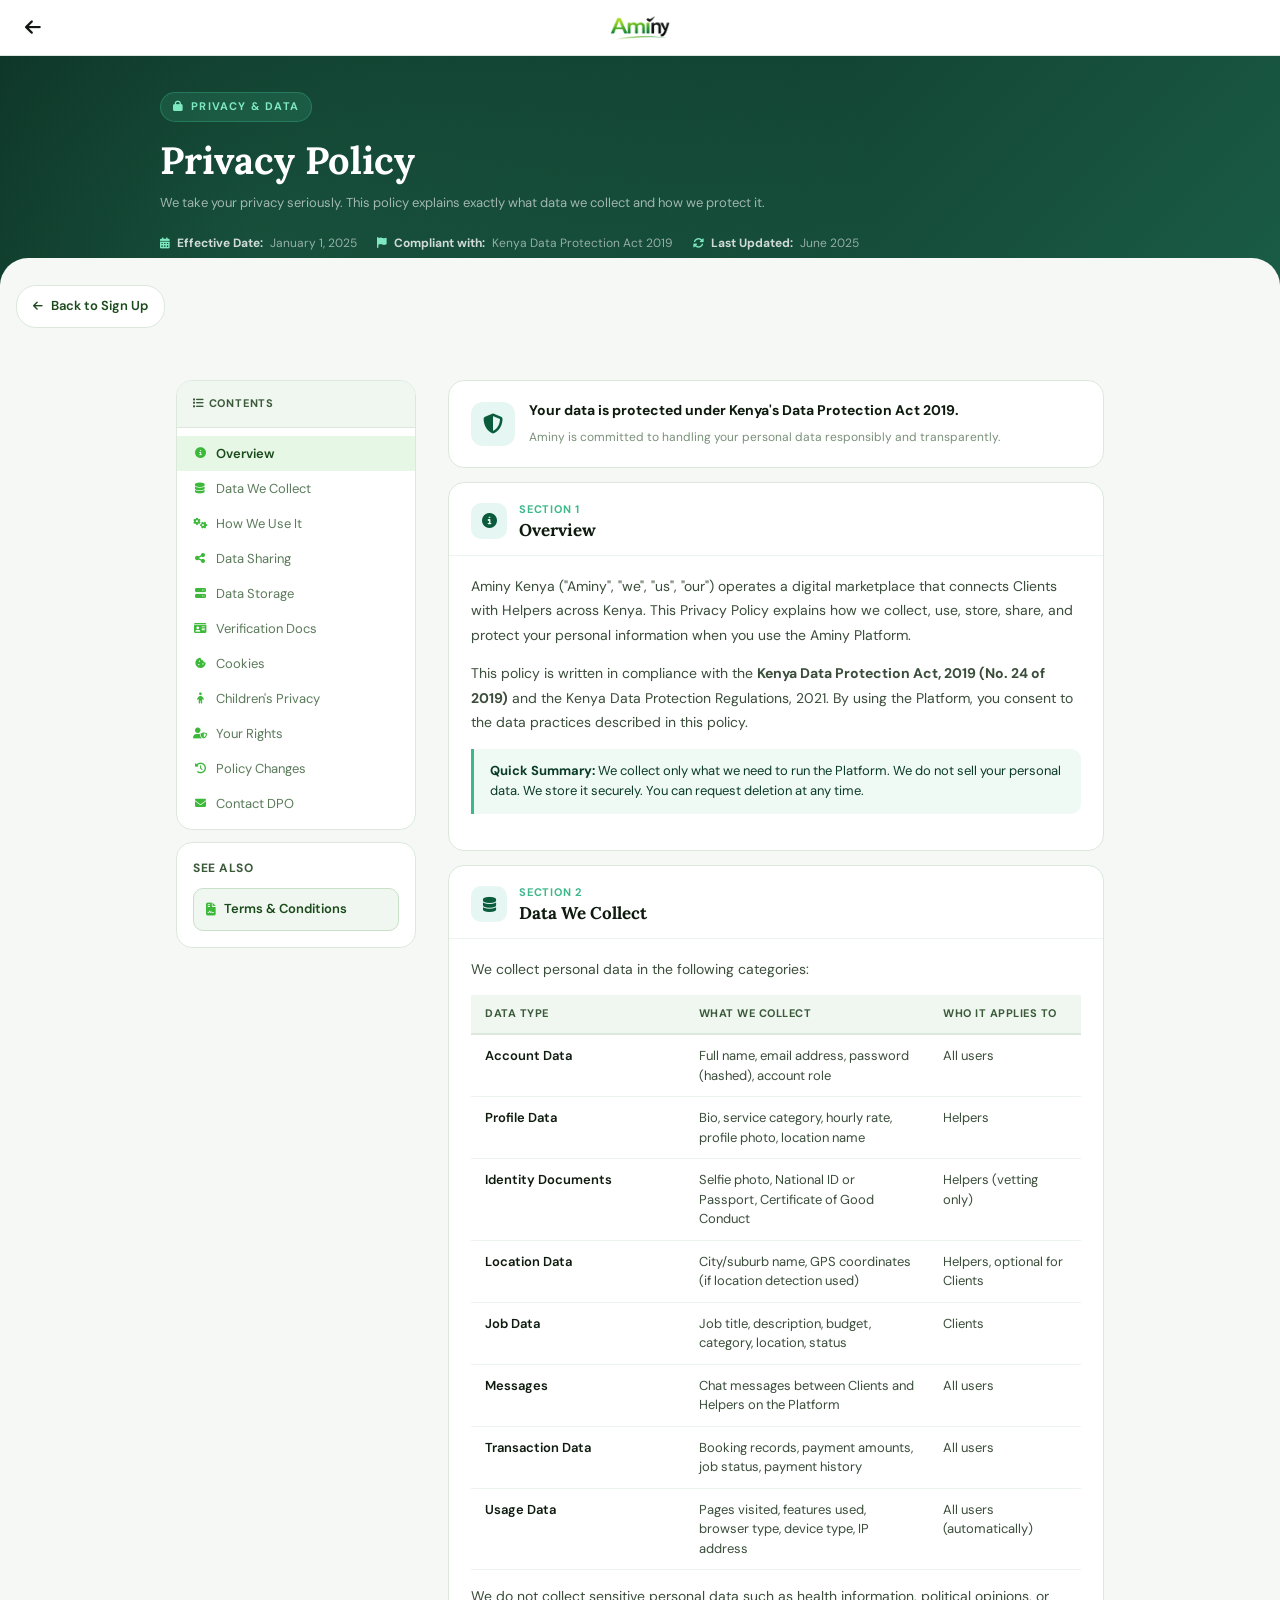
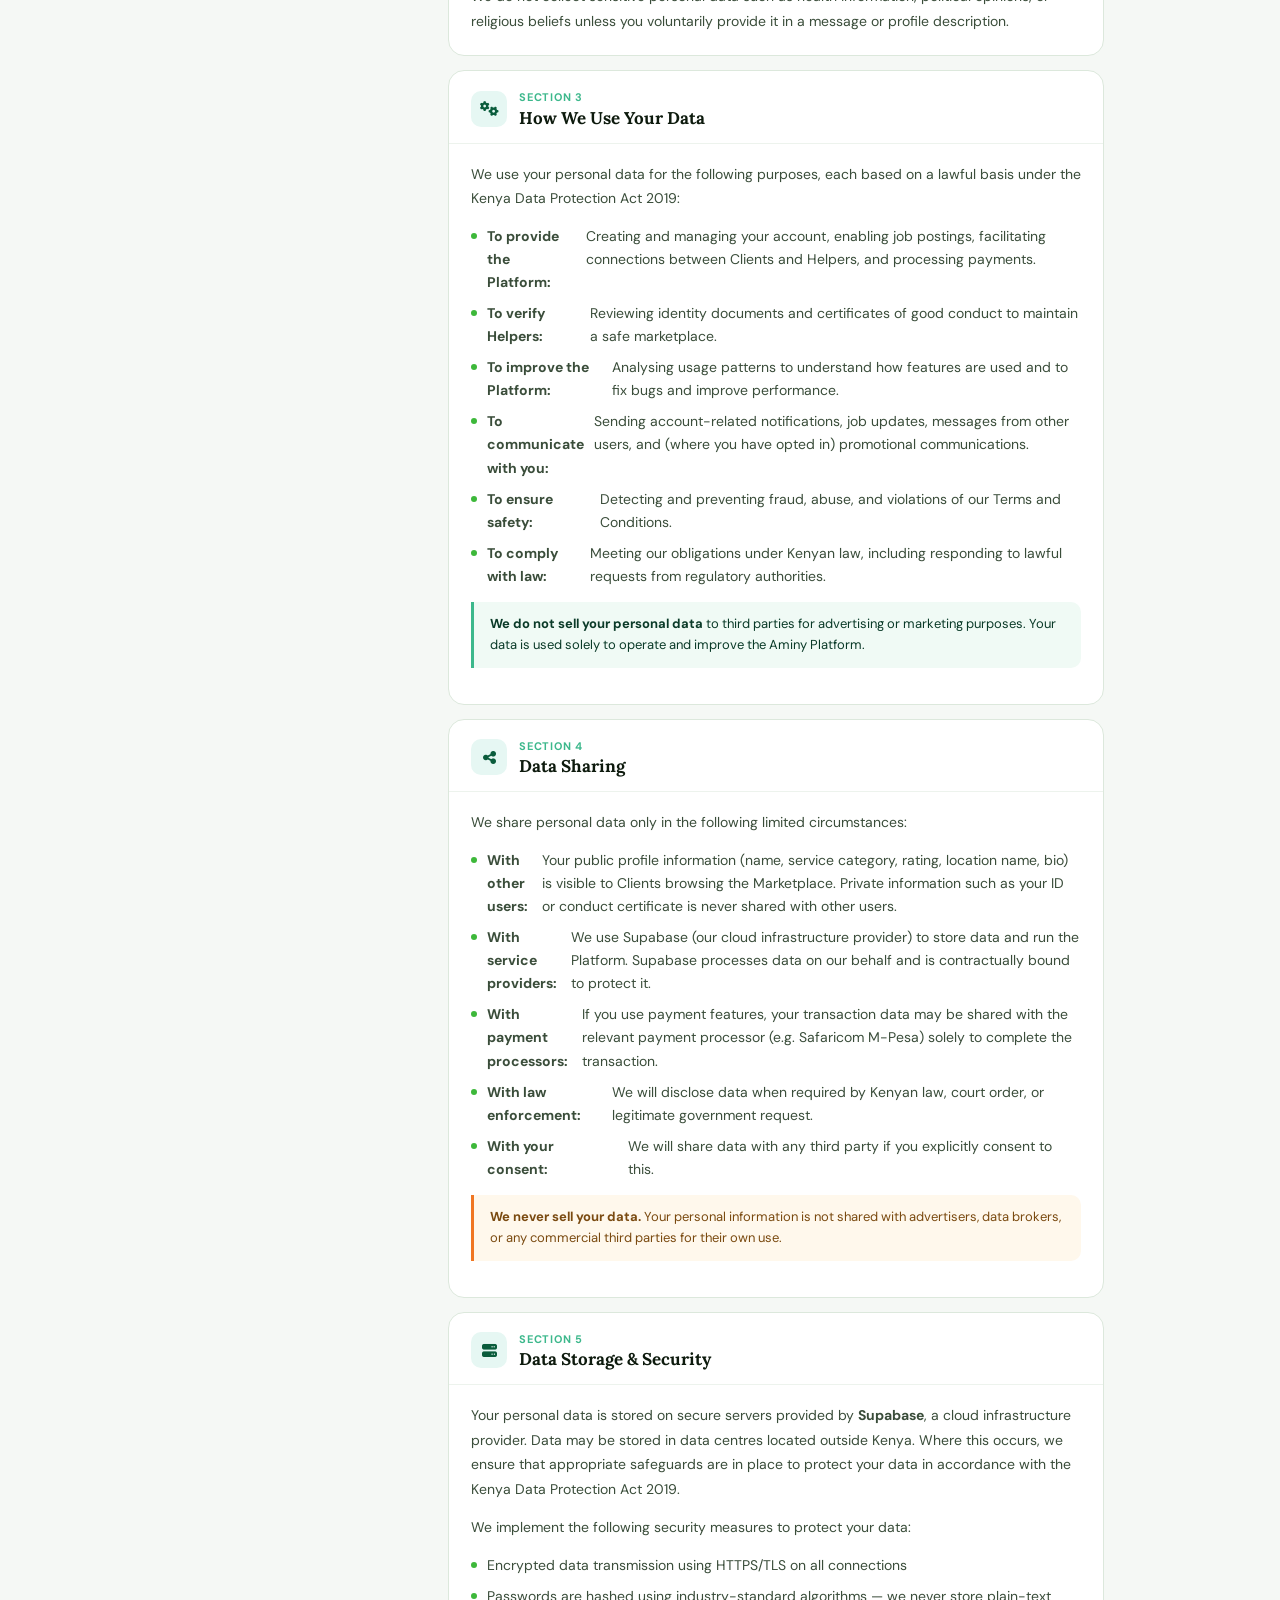
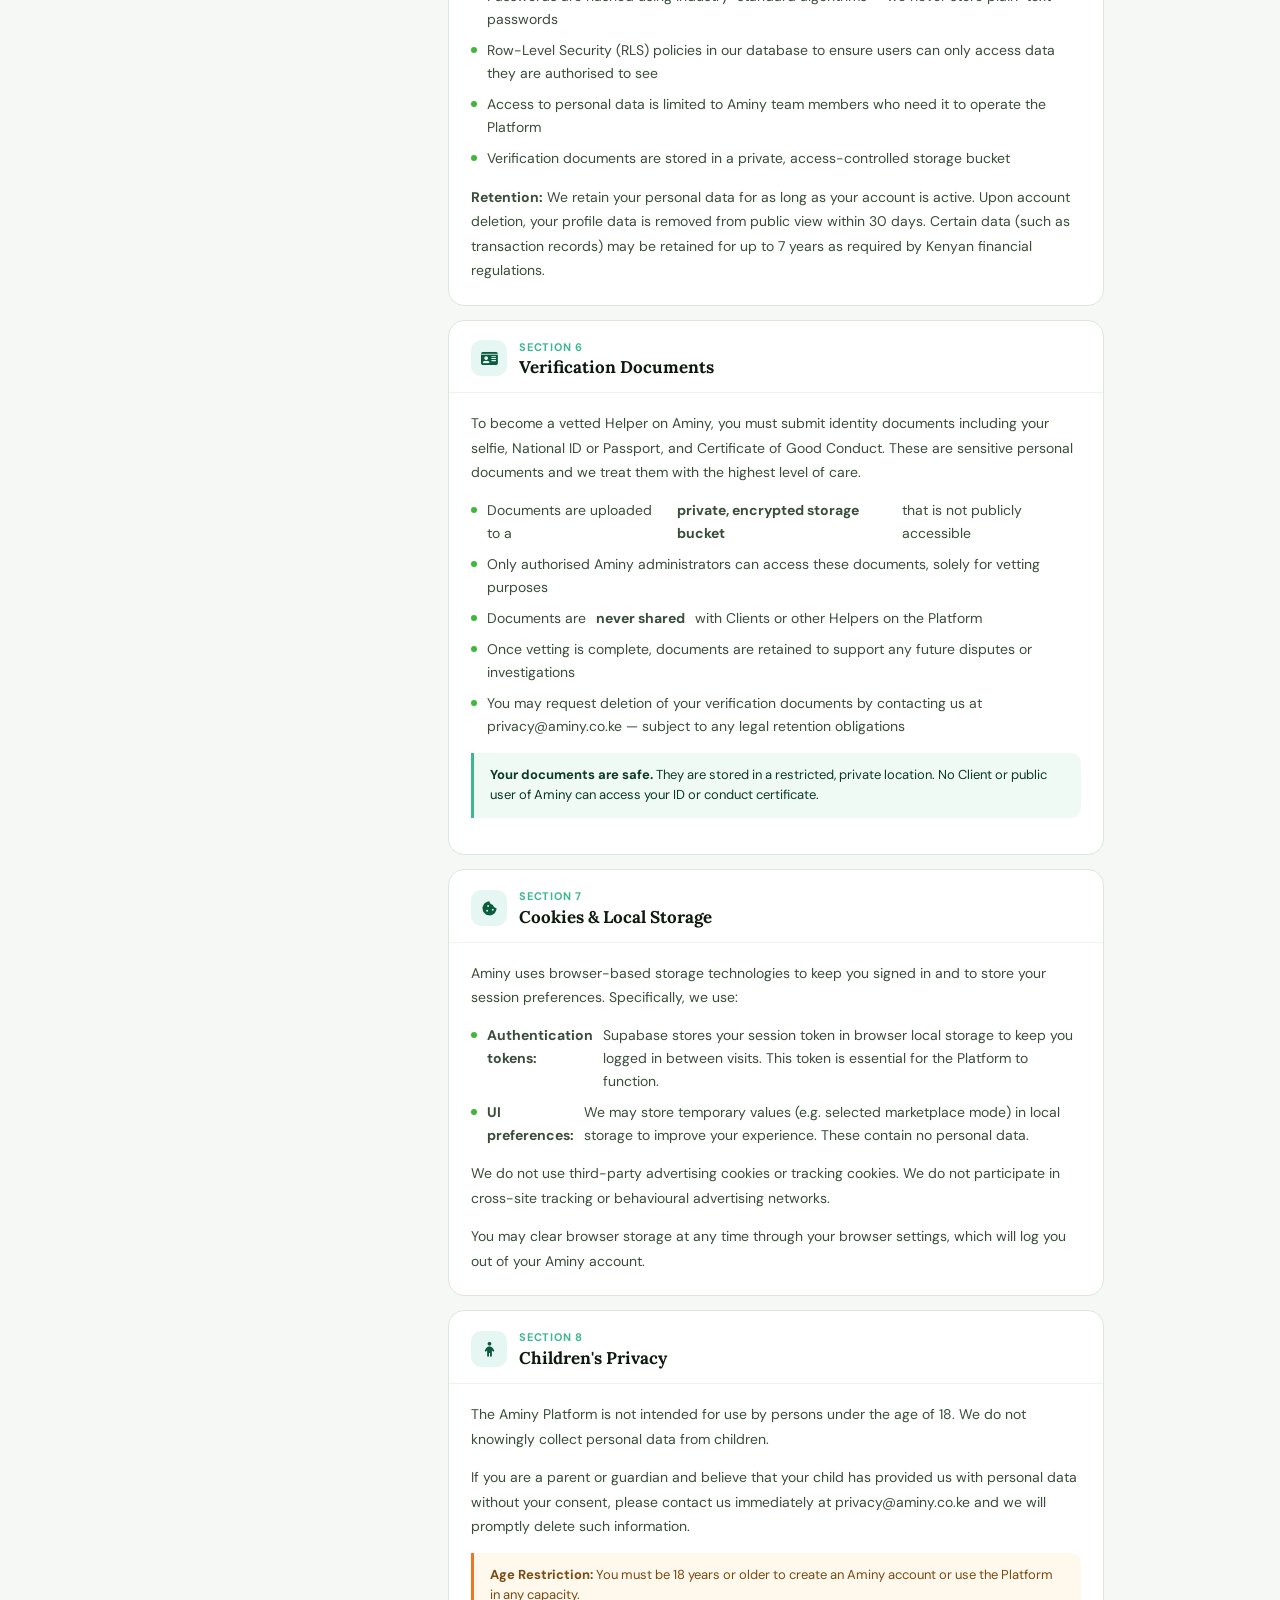
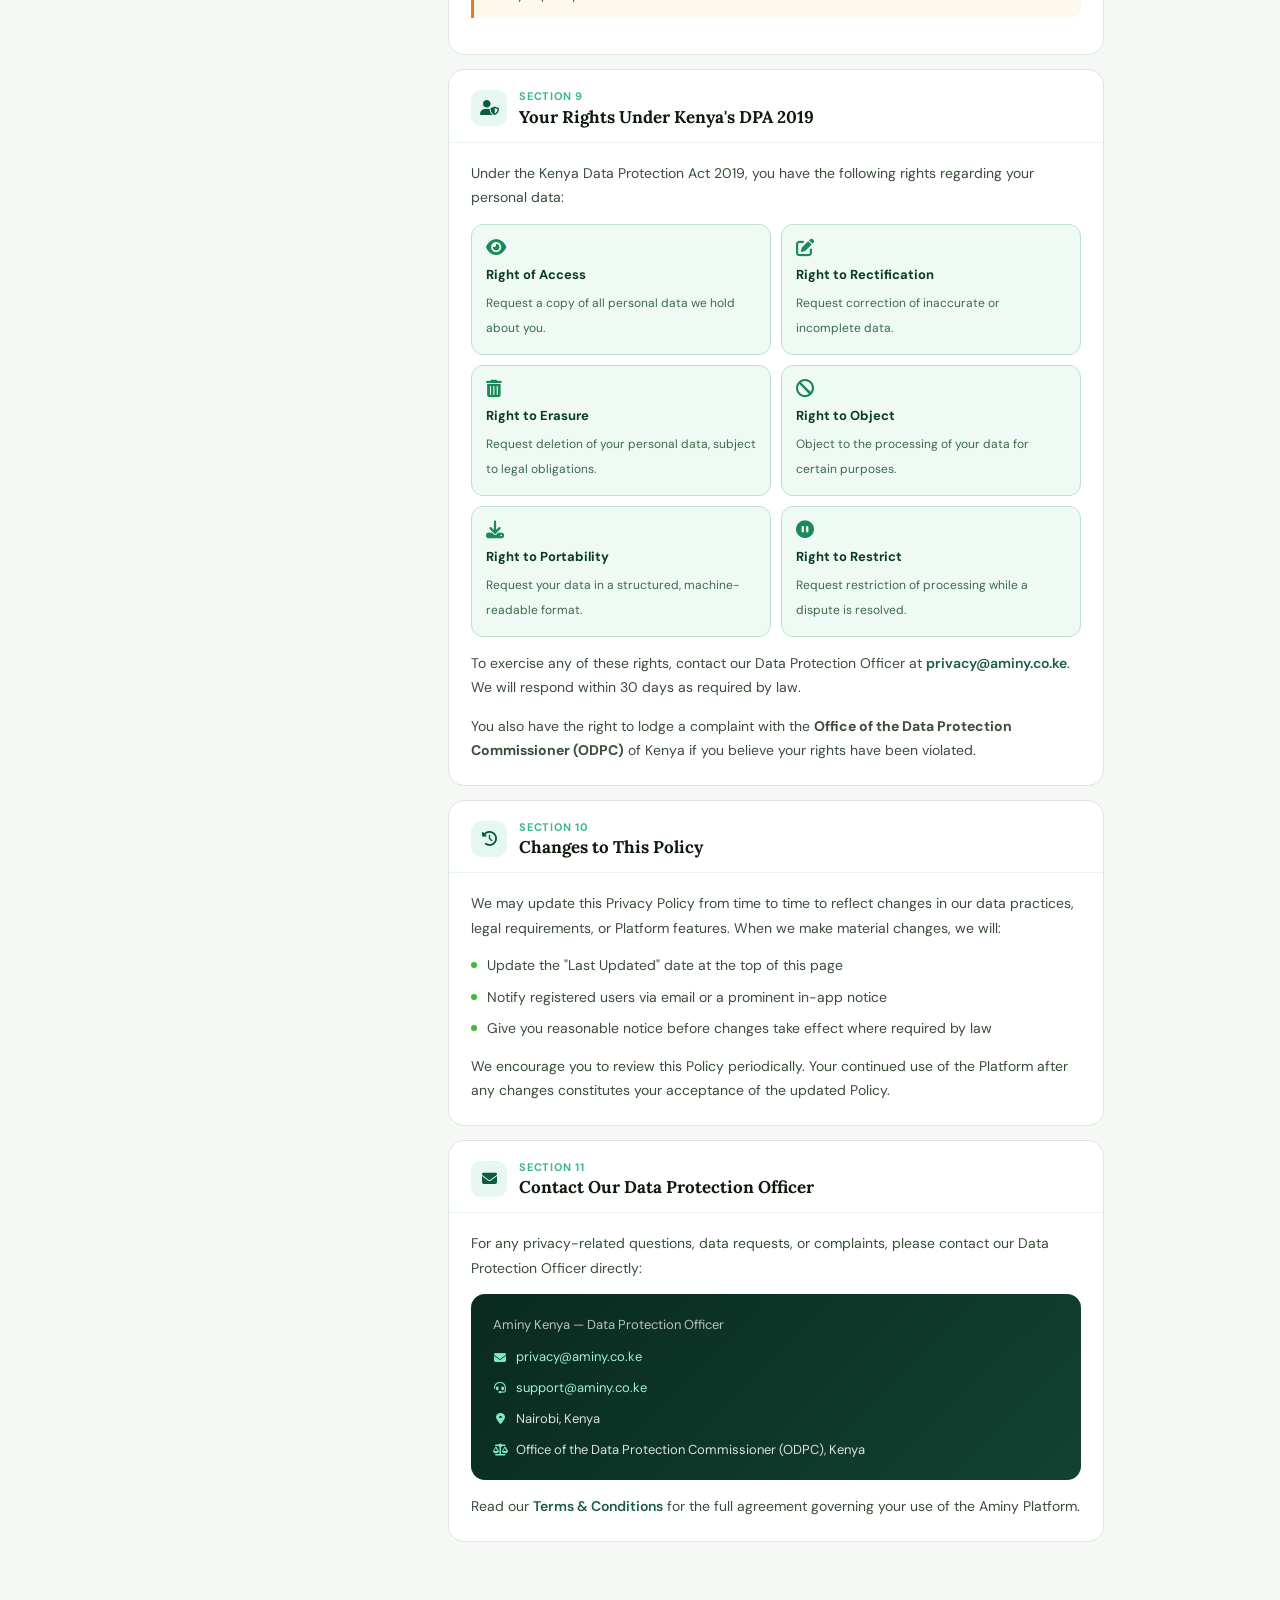
<file: privacy.html>
<!DOCTYPE html>
<html lang="en">
<head>
  <meta charset="UTF-8">
  <meta name="viewport" content="width=device-width, initial-scale=1.0">
  <title>Privacy Policy — Aminy</title>
  <link rel="stylesheet" href="style.css">
  <link rel="stylesheet" href="https://cdnjs.cloudflare.com/ajax/libs/font-awesome/6.4.0/css/all.min.css">
  <link href="https://fonts.googleapis.com/css2?family=Lora:ital,wght@0,400;0,600;0,700;1,400&family=DM+Sans:wght@300;400;500;600&display=swap" rel="stylesheet">

  <style>
    :root {
      --legal-sidebar-w: 240px;
      --legal-max: 720px;
    }

    body {
      background: #f5f8f5;
      padding-bottom: calc(var(--bottom-nav-h, 68px) + 16px);
    }

    /* ── HERO (distinct teal-green shade for privacy) ── */
    .legal-hero {
      background: linear-gradient(135deg, #0a2a1f 0%, #124232 50%, #1a5c46 100%);
      padding: 36px 24px 32px;
      position: relative;
      overflow: hidden;
    }
    .legal-hero::after {
      content: '';
      position: absolute;
      bottom: -1px; left: 0; right: 0;
      height: 28px;
      background: #f5f8f5;
      border-radius: 28px 28px 0 0;
    }
    .legal-hero::before {
      content: '';
      position: absolute; inset: 0;
      background-image: radial-gradient(circle at 20% 80%, rgba(61,184,140,0.18) 0%, transparent 60%);
    }
    .legal-hero-inner {
      max-width: 960px;
      margin: 0 auto;
      position: relative;
    }
    .legal-badge {
      display: inline-flex; align-items: center; gap: 7px;
      background: rgba(61,184,140,0.18);
      border: 1px solid rgba(61,184,140,0.35);
      color: #7ee8c0; font-size: 11px; font-weight: 700;
      letter-spacing: 1.2px; text-transform: uppercase;
      padding: 5px 12px; border-radius: 20px; margin-bottom: 16px;
    }
    .legal-hero h1 {
      font-family: 'Lora', Georgia, serif;
      font-size: clamp(26px, 5vw, 38px);
      font-weight: 700; color: #fff; line-height: 1.2;
      margin-bottom: 10px;
    }
    .legal-hero p {
      font-size: 13px;
      color: rgba(255,255,255,0.6);
      line-height: 1.6;
    }
    .legal-meta {
      display: flex; flex-wrap: wrap; gap: 20px; margin-top: 20px;
    }
    .legal-meta-item {
      display: flex; align-items: center; gap: 7px;
      font-size: 12px; color: rgba(255,255,255,0.55);
    }
    .legal-meta-item i { color: #7ee8c0; font-size: 11px; }
    .legal-meta-item strong { color: rgba(255,255,255,0.8); }

    /* ── LAYOUT ── */
    .legal-layout {
      max-width: 960px;
      margin: 0 auto;
      padding: 32px 16px 0;
      display: flex;
      gap: 32px;
      align-items: flex-start;
    }

    /* ── SIDEBAR ── */
    .legal-sidebar {
      width: var(--legal-sidebar-w);
      flex-shrink: 0;
      position: sticky;
      top: calc(var(--header-h, 60px) + 12px);
      display: none;
    }
    @media (min-width: 800px) {
      .legal-sidebar { display: block; }
    }
    .sidebar-card {
      background: white;
      border-radius: 16px;
      border: 1.5px solid #dce8dc;
      overflow: hidden;
    }
    .sidebar-head {
      padding: 14px 16px;
      background: #f0f7f0;
      border-bottom: 1px solid #dce8dc;
      font-size: 11px; font-weight: 700;
      text-transform: uppercase; letter-spacing: 0.8px;
      color: #3a5a3a;
    }
    .sidebar-nav { padding: 8px 0; }
    .sidebar-link {
      display: flex; align-items: center; gap: 9px;
      padding: 9px 16px; font-size: 13px;
      color: #5a7a5a; text-decoration: none;
      transition: background 0.15s, color 0.15s;
      cursor: pointer; border: none; background: none;
      text-align: left; width: 100%;
    }
    .sidebar-link i { font-size: 11px; color: #3db83a; width: 14px; text-align: center; flex-shrink: 0; }
    .sidebar-link:hover { background: #f0f7f0; color: #1a4a1a; }
    .sidebar-link.active { background: #e6f7e6; color: #1a4a1a; font-weight: 600; }

    .sidebar-sister {
      margin-top: 12px;
      background: white;
      border-radius: 16px;
      border: 1.5px solid #dce8dc;
      padding: 16px;
    }
    .sister-title { font-size: 12px; font-weight: 700; color: #3a5a3a; margin-bottom: 10px; text-transform: uppercase; letter-spacing: 0.5px; }
    .sister-link {
      display: flex; align-items: center; gap: 8px;
      padding: 10px 12px; border-radius: 10px;
      background: #f0f7f0; border: 1px solid #c8e0c8;
      color: #1a4a1a; font-size: 13px; font-weight: 600;
      text-decoration: none; transition: background 0.15s;
    }
    .sister-link:hover { background: #e6f7e6; }
    .sister-link i { color: #3db83a; }

    /* ── DATA TABLE ── */
    .data-table { width: 100%; border-collapse: collapse; margin: 14px 0; font-size: 13px; }
    .data-table th {
      text-align: left; padding: 10px 14px;
      background: #f0f7f0; font-size: 11px; font-weight: 700;
      text-transform: uppercase; letter-spacing: 0.5px; color: #3a5a3a;
      border-bottom: 2px solid #dce8dc;
    }
    .data-table td {
      padding: 11px 14px; color: #3a4d3a;
      border-bottom: 1px solid #edf3ed;
      vertical-align: top; line-height: 1.5;
    }
    .data-table tr:hover td { background: #f8fbf8; }
    .data-table td:first-child { font-weight: 600; color: #0d1a0d; width: 35%; }

    /* ── ARTICLE ── */
    .legal-article {
      flex: 1;
      min-width: 0;
      max-width: var(--legal-max);
    }

    .legal-section {
      background: white;
      border-radius: 16px;
      border: 1.5px solid #dce8dc;
      margin-bottom: 14px;
      overflow: hidden;
      scroll-margin-top: calc(var(--header-h, 60px) + 20px);
    }

    .section-header {
      padding: 18px 22px 14px;
      border-bottom: 1px solid #edf3ed;
      display: flex; align-items: center; gap: 12px;
    }
    .section-icon {
      width: 36px; height: 36px; border-radius: 10px;
      background: #e6f7f3; display: flex; align-items: center; justify-content: center;
      font-size: 15px; color: #0a5c3c; flex-shrink: 0;
    }
    .section-num {
      font-size: 11px; font-weight: 700; color: #3db88c;
      text-transform: uppercase; letter-spacing: 0.8px;
    }
    .section-title-text {
      font-family: 'Lora', Georgia, serif;
      font-size: 17px; font-weight: 700; color: #0d1a0d;
      line-height: 1.3;
    }

    .section-body {
      padding: 18px 22px 22px;
    }
    .section-body p {
      font-size: 14px; color: #3a4d3a; line-height: 1.75;
      margin-bottom: 14px;
    }
    .section-body p:last-child { margin-bottom: 0; }

    .legal-list {
      margin: 10px 0 14px 0;
      padding-left: 0;
      list-style: none;
      display: flex; flex-direction: column; gap: 8px;
    }
    .legal-list li {
      display: flex; gap: 10px; align-items: flex-start;
      font-size: 14px; color: #3a4d3a; line-height: 1.65;
    }
    .legal-list li::before {
      content: '';
      width: 6px; height: 6px; border-radius: 50%;
      background: #3db83a; margin-top: 8px; flex-shrink: 0;
    }

    .legal-highlight {
      background: #f0faf5;
      border-left: 3px solid #3db88c;
      border-radius: 0 10px 10px 0;
      padding: 12px 16px;
      margin: 14px 0;
      font-size: 13px; color: #0a3a28; line-height: 1.6;
    }
    .legal-highlight strong { font-weight: 700; }

    .legal-warn {
      background: #fff8ec;
      border-left: 3px solid #f07623;
      border-radius: 0 10px 10px 0;
      padding: 12px 16px;
      margin: 14px 0;
      font-size: 13px; color: #7a4a10; line-height: 1.6;
    }

    .rights-grid {
      display: grid; grid-template-columns: 1fr 1fr;
      gap: 10px; margin: 14px 0;
    }
    .right-card {
      background: #f0faf5; border: 1px solid #c0e0d0;
      border-radius: 12px; padding: 14px;
    }
    .right-card i { font-size: 18px; color: #1a8a5a; margin-bottom: 8px; display: block; }
    .right-card strong { font-size: 13px; font-weight: 700; color: #0a3a28; display: block; margin-bottom: 3px; }
    .right-card span { font-size: 12px; color: #3a6a4a; line-height: 1.5; }

    .contact-box {
      background: linear-gradient(135deg, #0a2a1f, #124232);
      border-radius: 14px; padding: 20px 22px; margin-top: 4px;
      display: flex; flex-direction: column; gap: 10px;
    }
    .contact-box p { color: rgba(255,255,255,0.7) !important; font-size: 13px !important; margin-bottom: 0 !important; }
    .contact-row { display: flex; align-items: center; gap: 9px; font-size: 13px; color: rgba(255,255,255,0.85); }
    .contact-row i { color: #7ee8c0; font-size: 12px; width: 14px; text-align: center; }
    .contact-row a { color: #a0f0d8; text-decoration: none; }
    .contact-row a:hover { text-decoration: underline; }

    .accept-banner {
      background: white; border-radius: 16px; border: 1.5px solid #dce8dc;
      padding: 18px 22px; margin-bottom: 14px;
      display: flex; align-items: center; gap: 14px;
    }
    .accept-icon {
      width: 44px; height: 44px; border-radius: 12px;
      background: #e6f7f3; display: flex; align-items: center; justify-content: center;
      font-size: 20px; color: #0a5c3c; flex-shrink: 0;
    }
    .accept-text strong { display: block; font-size: 14px; color: #0d1a0d; font-weight: 700; margin-bottom: 2px; }
    .accept-text span { font-size: 12px; color: #7a8f7a; }

    .back-btn {
      display: inline-flex; align-items: center; gap: 8px;
      font-size: 13px; font-weight: 600; color: #1a4a1a;
      text-decoration: none; padding: 10px 16px;
      background: white; border: 1.5px solid #dce8dc;
      border-radius: 20px; margin: 0 16px 20px;
      transition: background 0.15s;
    }
    .back-btn:hover { background: #f0f7f0; }
    .back-btn i { font-size: 11px; }

    .toc-mobile {
      background: white; border-radius: 14px; border: 1.5px solid #dce8dc;
      margin-bottom: 14px; overflow: hidden;
    }
    .toc-toggle {
      width: 100%; padding: 14px 18px;
      display: flex; align-items: center; justify-content: space-between;
      background: none; border: none; cursor: pointer;
      font-size: 14px; font-weight: 700; color: #0d1a0d;
    }
    .toc-toggle i { color: #3db83a; transition: transform 0.2s; }
    .toc-toggle.open i { transform: rotate(180deg); }
    .toc-list { display: none; padding: 0 0 8px; border-top: 1px solid #edf3ed; }
    .toc-list.open { display: block; }
    .toc-list a { display: flex; align-items: center; gap: 9px; padding: 9px 18px; font-size: 13px; color: #3a5a3a; text-decoration: none; }
    .toc-list a i { font-size: 10px; color: #3db83a; }
    .toc-list a:hover { background: #f0f7f0; }

    @media (min-width: 800px) {
      .toc-mobile { display: none; }
      .rights-grid { grid-template-columns: 1fr 1fr; }
    }
    @media (max-width: 500px) {
      .rights-grid { grid-template-columns: 1fr; }
    }
  </style>
</head>
<body>

<!-- HEADER -->
<header class="app-header">
  <button class="icon-btn" onclick="history.back()" aria-label="Back">
    <i class="fas fa-arrow-left"></i>
  </button>
  <div class="app-logo" onclick="window.location.href='index.html'" role="img" aria-label="Aminy Home">
    <img src="images/aminy-logo.png" alt="Aminy"
      onerror="this.style.display='none';this.nextElementSibling.style.display='flex'">
    <span class="app-logo-text" style="display:none">Aminy</span>
  </div>
  <div style="width:38px"></div>
</header>

<!-- HERO -->
<div class="legal-hero">
  <div class="legal-hero-inner">
    <div class="legal-badge"><i class="fas fa-lock"></i> Privacy &amp; Data</div>
    <h1>Privacy Policy</h1>
    <p>We take your privacy seriously. This policy explains exactly what data we collect and how we protect it.</p>
    <div class="legal-meta">
      <div class="legal-meta-item"><i class="fas fa-calendar-alt"></i><strong>Effective Date:</strong> January 1, 2025</div>
      <div class="legal-meta-item"><i class="fas fa-flag"></i><strong>Compliant with:</strong> Kenya Data Protection Act 2019</div>
      <div class="legal-meta-item"><i class="fas fa-sync-alt"></i><strong>Last Updated:</strong> June 2025</div>
    </div>
  </div>
</div>

<a class="back-btn" href="auth.html"><i class="fas fa-arrow-left"></i> Back to Sign Up</a>

<div class="legal-layout">

  <!-- SIDEBAR -->
  <aside class="legal-sidebar">
    <div class="sidebar-card">
      <div class="sidebar-head"><i class="fas fa-list"></i> Contents</div>
      <nav class="sidebar-nav">
        <button class="sidebar-link active" onclick="scrollTo('p1')"><i class="fas fa-info-circle"></i> Overview</button>
        <button class="sidebar-link" onclick="scrollTo('p2')"><i class="fas fa-database"></i> Data We Collect</button>
        <button class="sidebar-link" onclick="scrollTo('p3')"><i class="fas fa-cogs"></i> How We Use It</button>
        <button class="sidebar-link" onclick="scrollTo('p4')"><i class="fas fa-share-alt"></i> Data Sharing</button>
        <button class="sidebar-link" onclick="scrollTo('p5')"><i class="fas fa-server"></i> Data Storage</button>
        <button class="sidebar-link" onclick="scrollTo('p6')"><i class="fas fa-id-card"></i> Verification Docs</button>
        <button class="sidebar-link" onclick="scrollTo('p7')"><i class="fas fa-cookie-bite"></i> Cookies</button>
        <button class="sidebar-link" onclick="scrollTo('p8')"><i class="fas fa-child"></i> Children's Privacy</button>
        <button class="sidebar-link" onclick="scrollTo('p9')"><i class="fas fa-user-shield"></i> Your Rights</button>
        <button class="sidebar-link" onclick="scrollTo('p10')"><i class="fas fa-history"></i> Policy Changes</button>
        <button class="sidebar-link" onclick="scrollTo('p11')"><i class="fas fa-envelope"></i> Contact DPO</button>
      </nav>
    </div>
    <div class="sidebar-sister">
      <div class="sister-title">See also</div>
      <a class="sister-link" href="terms.html"><i class="fas fa-file-contract"></i> Terms &amp; Conditions</a>
    </div>
  </aside>

  <!-- ARTICLE -->
  <main class="legal-article">

    <!-- Mobile TOC -->
    <div class="toc-mobile">
      <button class="toc-toggle" id="toc-toggle" onclick="toggleToc()">
        <span><i class="fas fa-list" style="margin-right:8px;color:#3db83a"></i> Jump to a section</span>
        <i class="fas fa-chevron-down"></i>
      </button>
      <div class="toc-list" id="toc-list">
        <a href="#p1"><i class="fas fa-circle"></i> 1. Overview</a>
        <a href="#p2"><i class="fas fa-circle"></i> 2. Data We Collect</a>
        <a href="#p3"><i class="fas fa-circle"></i> 3. How We Use It</a>
        <a href="#p4"><i class="fas fa-circle"></i> 4. Data Sharing</a>
        <a href="#p5"><i class="fas fa-circle"></i> 5. Data Storage</a>
        <a href="#p6"><i class="fas fa-circle"></i> 6. Verification Documents</a>
        <a href="#p7"><i class="fas fa-circle"></i> 7. Cookies</a>
        <a href="#p8"><i class="fas fa-circle"></i> 8. Children's Privacy</a>
        <a href="#p9"><i class="fas fa-circle"></i> 9. Your Rights</a>
        <a href="#p10"><i class="fas fa-circle"></i> 10. Policy Changes</a>
        <a href="#p11"><i class="fas fa-circle"></i> 11. Contact DPO</a>
      </div>
    </div>

    <!-- ACCEPT NOTICE -->
    <div class="accept-banner">
      <div class="accept-icon"><i class="fas fa-shield-alt"></i></div>
      <div class="accept-text">
        <strong>Your data is protected under Kenya's Data Protection Act 2019.</strong>
        <span>Aminy is committed to handling your personal data responsibly and transparently.</span>
      </div>
    </div>

    <!-- P1: OVERVIEW -->
    <div class="legal-section" id="p1">
      <div class="section-header">
        <div class="section-icon"><i class="fas fa-info-circle"></i></div>
        <div>
          <div class="section-num">Section 1</div>
          <div class="section-title-text">Overview</div>
        </div>
      </div>
      <div class="section-body">
        <p>Aminy Kenya ("Aminy", "we", "us", "our") operates a digital marketplace that connects Clients with Helpers across Kenya. This Privacy Policy explains how we collect, use, store, share, and protect your personal information when you use the Aminy Platform.</p>
        <p>This policy is written in compliance with the <strong>Kenya Data Protection Act, 2019 (No. 24 of 2019)</strong> and the Kenya Data Protection Regulations, 2021. By using the Platform, you consent to the data practices described in this policy.</p>
        <div class="legal-highlight">
          <strong>Quick Summary:</strong> We collect only what we need to run the Platform. We do not sell your personal data. We store it securely. You can request deletion at any time.
        </div>
      </div>
    </div>

    <!-- P2: DATA WE COLLECT -->
    <div class="legal-section" id="p2">
      <div class="section-header">
        <div class="section-icon"><i class="fas fa-database"></i></div>
        <div>
          <div class="section-num">Section 2</div>
          <div class="section-title-text">Data We Collect</div>
        </div>
      </div>
      <div class="section-body">
        <p>We collect personal data in the following categories:</p>
        <table class="data-table">
          <thead>
            <tr><th>Data Type</th><th>What We Collect</th><th>Who It Applies To</th></tr>
          </thead>
          <tbody>
            <tr><td>Account Data</td><td>Full name, email address, password (hashed), account role</td><td>All users</td></tr>
            <tr><td>Profile Data</td><td>Bio, service category, hourly rate, profile photo, location name</td><td>Helpers</td></tr>
            <tr><td>Identity Documents</td><td>Selfie photo, National ID or Passport, Certificate of Good Conduct</td><td>Helpers (vetting only)</td></tr>
            <tr><td>Location Data</td><td>City/suburb name, GPS coordinates (if location detection used)</td><td>Helpers, optional for Clients</td></tr>
            <tr><td>Job Data</td><td>Job title, description, budget, category, location, status</td><td>Clients</td></tr>
            <tr><td>Messages</td><td>Chat messages between Clients and Helpers on the Platform</td><td>All users</td></tr>
            <tr><td>Transaction Data</td><td>Booking records, payment amounts, job status, payment history</td><td>All users</td></tr>
            <tr><td>Usage Data</td><td>Pages visited, features used, browser type, device type, IP address</td><td>All users (automatically)</td></tr>
          </tbody>
        </table>
        <p>We do not collect sensitive personal data such as health information, political opinions, or religious beliefs unless you voluntarily provide it in a message or profile description.</p>
      </div>
    </div>

    <!-- P3: HOW WE USE IT -->
    <div class="legal-section" id="p3">
      <div class="section-header">
        <div class="section-icon"><i class="fas fa-cogs"></i></div>
        <div>
          <div class="section-num">Section 3</div>
          <div class="section-title-text">How We Use Your Data</div>
        </div>
      </div>
      <div class="section-body">
        <p>We use your personal data for the following purposes, each based on a lawful basis under the Kenya Data Protection Act 2019:</p>
        <ul class="legal-list">
          <li><strong>To provide the Platform:</strong> Creating and managing your account, enabling job postings, facilitating connections between Clients and Helpers, and processing payments.</li>
          <li><strong>To verify Helpers:</strong> Reviewing identity documents and certificates of good conduct to maintain a safe marketplace.</li>
          <li><strong>To improve the Platform:</strong> Analysing usage patterns to understand how features are used and to fix bugs and improve performance.</li>
          <li><strong>To communicate with you:</strong> Sending account-related notifications, job updates, messages from other users, and (where you have opted in) promotional communications.</li>
          <li><strong>To ensure safety:</strong> Detecting and preventing fraud, abuse, and violations of our Terms and Conditions.</li>
          <li><strong>To comply with law:</strong> Meeting our obligations under Kenyan law, including responding to lawful requests from regulatory authorities.</li>
        </ul>
        <div class="legal-highlight">
          <strong>We do not sell your personal data</strong> to third parties for advertising or marketing purposes. Your data is used solely to operate and improve the Aminy Platform.
        </div>
      </div>
    </div>

    <!-- P4: DATA SHARING -->
    <div class="legal-section" id="p4">
      <div class="section-header">
        <div class="section-icon"><i class="fas fa-share-alt"></i></div>
        <div>
          <div class="section-num">Section 4</div>
          <div class="section-title-text">Data Sharing</div>
        </div>
      </div>
      <div class="section-body">
        <p>We share personal data only in the following limited circumstances:</p>
        <ul class="legal-list">
          <li><strong>With other users:</strong> Your public profile information (name, service category, rating, location name, bio) is visible to Clients browsing the Marketplace. Private information such as your ID or conduct certificate is never shared with other users.</li>
          <li><strong>With service providers:</strong> We use Supabase (our cloud infrastructure provider) to store data and run the Platform. Supabase processes data on our behalf and is contractually bound to protect it.</li>
          <li><strong>With payment processors:</strong> If you use payment features, your transaction data may be shared with the relevant payment processor (e.g. Safaricom M-Pesa) solely to complete the transaction.</li>
          <li><strong>With law enforcement:</strong> We will disclose data when required by Kenyan law, court order, or legitimate government request.</li>
          <li><strong>With your consent:</strong> We will share data with any third party if you explicitly consent to this.</li>
        </ul>
        <div class="legal-warn">
          <strong>We never sell your data.</strong> Your personal information is not shared with advertisers, data brokers, or any commercial third parties for their own use.
        </div>
      </div>
    </div>

    <!-- P5: STORAGE -->
    <div class="legal-section" id="p5">
      <div class="section-header">
        <div class="section-icon"><i class="fas fa-server"></i></div>
        <div>
          <div class="section-num">Section 5</div>
          <div class="section-title-text">Data Storage &amp; Security</div>
        </div>
      </div>
      <div class="section-body">
        <p>Your personal data is stored on secure servers provided by <strong>Supabase</strong>, a cloud infrastructure provider. Data may be stored in data centres located outside Kenya. Where this occurs, we ensure that appropriate safeguards are in place to protect your data in accordance with the Kenya Data Protection Act 2019.</p>
        <p>We implement the following security measures to protect your data:</p>
        <ul class="legal-list">
          <li>Encrypted data transmission using HTTPS/TLS on all connections</li>
          <li>Passwords are hashed using industry-standard algorithms — we never store plain-text passwords</li>
          <li>Row-Level Security (RLS) policies in our database to ensure users can only access data they are authorised to see</li>
          <li>Access to personal data is limited to Aminy team members who need it to operate the Platform</li>
          <li>Verification documents are stored in a private, access-controlled storage bucket</li>
        </ul>
        <p><strong>Retention:</strong> We retain your personal data for as long as your account is active. Upon account deletion, your profile data is removed from public view within 30 days. Certain data (such as transaction records) may be retained for up to 7 years as required by Kenyan financial regulations.</p>
      </div>
    </div>

    <!-- P6: VERIFICATION DOCS -->
    <div class="legal-section" id="p6">
      <div class="section-header">
        <div class="section-icon"><i class="fas fa-id-card"></i></div>
        <div>
          <div class="section-num">Section 6</div>
          <div class="section-title-text">Verification Documents</div>
        </div>
      </div>
      <div class="section-body">
        <p>To become a vetted Helper on Aminy, you must submit identity documents including your selfie, National ID or Passport, and Certificate of Good Conduct. These are sensitive personal documents and we treat them with the highest level of care.</p>
        <ul class="legal-list">
          <li>Documents are uploaded to a <strong>private, encrypted storage bucket</strong> that is not publicly accessible</li>
          <li>Only authorised Aminy administrators can access these documents, solely for vetting purposes</li>
          <li>Documents are <strong>never shared</strong> with Clients or other Helpers on the Platform</li>
          <li>Once vetting is complete, documents are retained to support any future disputes or investigations</li>
          <li>You may request deletion of your verification documents by contacting us at privacy@aminy.co.ke — subject to any legal retention obligations</li>
        </ul>
        <div class="legal-highlight">
          <strong>Your documents are safe.</strong> They are stored in a restricted, private location. No Client or public user of Aminy can access your ID or conduct certificate.
        </div>
      </div>
    </div>

    <!-- P7: COOKIES -->
    <div class="legal-section" id="p7">
      <div class="section-header">
        <div class="section-icon"><i class="fas fa-cookie-bite"></i></div>
        <div>
          <div class="section-num">Section 7</div>
          <div class="section-title-text">Cookies &amp; Local Storage</div>
        </div>
      </div>
      <div class="section-body">
        <p>Aminy uses browser-based storage technologies to keep you signed in and to store your session preferences. Specifically, we use:</p>
        <ul class="legal-list">
          <li><strong>Authentication tokens:</strong> Supabase stores your session token in browser local storage to keep you logged in between visits. This token is essential for the Platform to function.</li>
          <li><strong>UI preferences:</strong> We may store temporary values (e.g. selected marketplace mode) in local storage to improve your experience. These contain no personal data.</li>
        </ul>
        <p>We do not use third-party advertising cookies or tracking cookies. We do not participate in cross-site tracking or behavioural advertising networks.</p>
        <p>You may clear browser storage at any time through your browser settings, which will log you out of your Aminy account.</p>
      </div>
    </div>

    <!-- P8: CHILDREN -->
    <div class="legal-section" id="p8">
      <div class="section-header">
        <div class="section-icon"><i class="fas fa-child"></i></div>
        <div>
          <div class="section-num">Section 8</div>
          <div class="section-title-text">Children's Privacy</div>
        </div>
      </div>
      <div class="section-body">
        <p>The Aminy Platform is not intended for use by persons under the age of 18. We do not knowingly collect personal data from children.</p>
        <p>If you are a parent or guardian and believe that your child has provided us with personal data without your consent, please contact us immediately at privacy@aminy.co.ke and we will promptly delete such information.</p>
        <div class="legal-warn">
          <strong>Age Restriction:</strong> You must be 18 years or older to create an Aminy account or use the Platform in any capacity.
        </div>
      </div>
    </div>

    <!-- P9: YOUR RIGHTS -->
    <div class="legal-section" id="p9">
      <div class="section-header">
        <div class="section-icon"><i class="fas fa-user-shield"></i></div>
        <div>
          <div class="section-num">Section 9</div>
          <div class="section-title-text">Your Rights Under Kenya's DPA 2019</div>
        </div>
      </div>
      <div class="section-body">
        <p>Under the Kenya Data Protection Act 2019, you have the following rights regarding your personal data:</p>
        <div class="rights-grid">
          <div class="right-card">
            <i class="fas fa-eye"></i>
            <strong>Right of Access</strong>
            <span>Request a copy of all personal data we hold about you.</span>
          </div>
          <div class="right-card">
            <i class="fas fa-edit"></i>
            <strong>Right to Rectification</strong>
            <span>Request correction of inaccurate or incomplete data.</span>
          </div>
          <div class="right-card">
            <i class="fas fa-trash-alt"></i>
            <strong>Right to Erasure</strong>
            <span>Request deletion of your personal data, subject to legal obligations.</span>
          </div>
          <div class="right-card">
            <i class="fas fa-ban"></i>
            <strong>Right to Object</strong>
            <span>Object to the processing of your data for certain purposes.</span>
          </div>
          <div class="right-card">
            <i class="fas fa-download"></i>
            <strong>Right to Portability</strong>
            <span>Request your data in a structured, machine-readable format.</span>
          </div>
          <div class="right-card">
            <i class="fas fa-pause-circle"></i>
            <strong>Right to Restrict</strong>
            <span>Request restriction of processing while a dispute is resolved.</span>
          </div>
        </div>
        <p>To exercise any of these rights, contact our Data Protection Officer at <a href="mailto:privacy@aminy.co.ke" style="color:#1a5c46;font-weight:600">privacy@aminy.co.ke</a>. We will respond within 30 days as required by law.</p>
        <p>You also have the right to lodge a complaint with the <strong>Office of the Data Protection Commissioner (ODPC)</strong> of Kenya if you believe your rights have been violated.</p>
      </div>
    </div>

    <!-- P10: POLICY CHANGES -->
    <div class="legal-section" id="p10">
      <div class="section-header">
        <div class="section-icon"><i class="fas fa-history"></i></div>
        <div>
          <div class="section-num">Section 10</div>
          <div class="section-title-text">Changes to This Policy</div>
        </div>
      </div>
      <div class="section-body">
        <p>We may update this Privacy Policy from time to time to reflect changes in our data practices, legal requirements, or Platform features. When we make material changes, we will:</p>
        <ul class="legal-list">
          <li>Update the "Last Updated" date at the top of this page</li>
          <li>Notify registered users via email or a prominent in-app notice</li>
          <li>Give you reasonable notice before changes take effect where required by law</li>
        </ul>
        <p>We encourage you to review this Policy periodically. Your continued use of the Platform after any changes constitutes your acceptance of the updated Policy.</p>
      </div>
    </div>

    <!-- P11: CONTACT DPO -->
    <div class="legal-section" id="p11">
      <div class="section-header">
        <div class="section-icon"><i class="fas fa-envelope"></i></div>
        <div>
          <div class="section-num">Section 11</div>
          <div class="section-title-text">Contact Our Data Protection Officer</div>
        </div>
      </div>
      <div class="section-body">
        <p>For any privacy-related questions, data requests, or complaints, please contact our Data Protection Officer directly:</p>
        <div class="contact-box">
          <p>Aminy Kenya — Data Protection Officer</p>
          <div class="contact-row"><i class="fas fa-envelope"></i><a href="mailto:privacy@aminy.co.ke">privacy@aminy.co.ke</a></div>
          <div class="contact-row"><i class="fas fa-headset"></i><a href="mailto:support@aminy.co.ke">support@aminy.co.ke</a></div>
          <div class="contact-row"><i class="fas fa-map-marker-alt"></i><span>Nairobi, Kenya</span></div>
          <div class="contact-row"><i class="fas fa-balance-scale"></i><span>Office of the Data Protection Commissioner (ODPC), Kenya</span></div>
        </div>
        <p style="margin-top:14px">Read our <a href="terms.html" style="color:#1a5c46;font-weight:600">Terms &amp; Conditions</a> for the full agreement governing your use of the Aminy Platform.</p>
      </div>
    </div>

  </main>
</div>

<!-- BOTTOM NAV -->
<nav class="bottom-nav">
  <button class="nav-item" onclick="window.location.href='index.html'"><i class="fas fa-home"></i><span>Home</span></button>
  <button class="nav-item" onclick="window.location.href='market.html'"><i class="fas fa-store"></i><span>Market</span></button>
  <button class="nav-item" onclick="window.location.href='dashboard.html'"><i class="fas fa-comments"></i><span>Chat</span></button>
  <button class="nav-item" onclick="window.location.href='dashboard.html'"><i class="fas fa-th-large"></i><span>Dashboard</span></button>
</nav>

<script>
  function scrollTo(id) {
    const el = document.getElementById(id);
    if (el) el.scrollIntoView({ behavior: 'smooth', block: 'start' });
  }
  function toggleToc() {
    const btn = document.getElementById('toc-toggle');
    const list = document.getElementById('toc-list');
    btn.classList.toggle('open');
    list.classList.toggle('open');
  }
  document.querySelectorAll('.toc-list a').forEach(a => {
    a.addEventListener('click', () => {
      document.getElementById('toc-toggle').classList.remove('open');
      document.getElementById('toc-list').classList.remove('open');
    });
  });
</script>

</body>
</html>
</file>
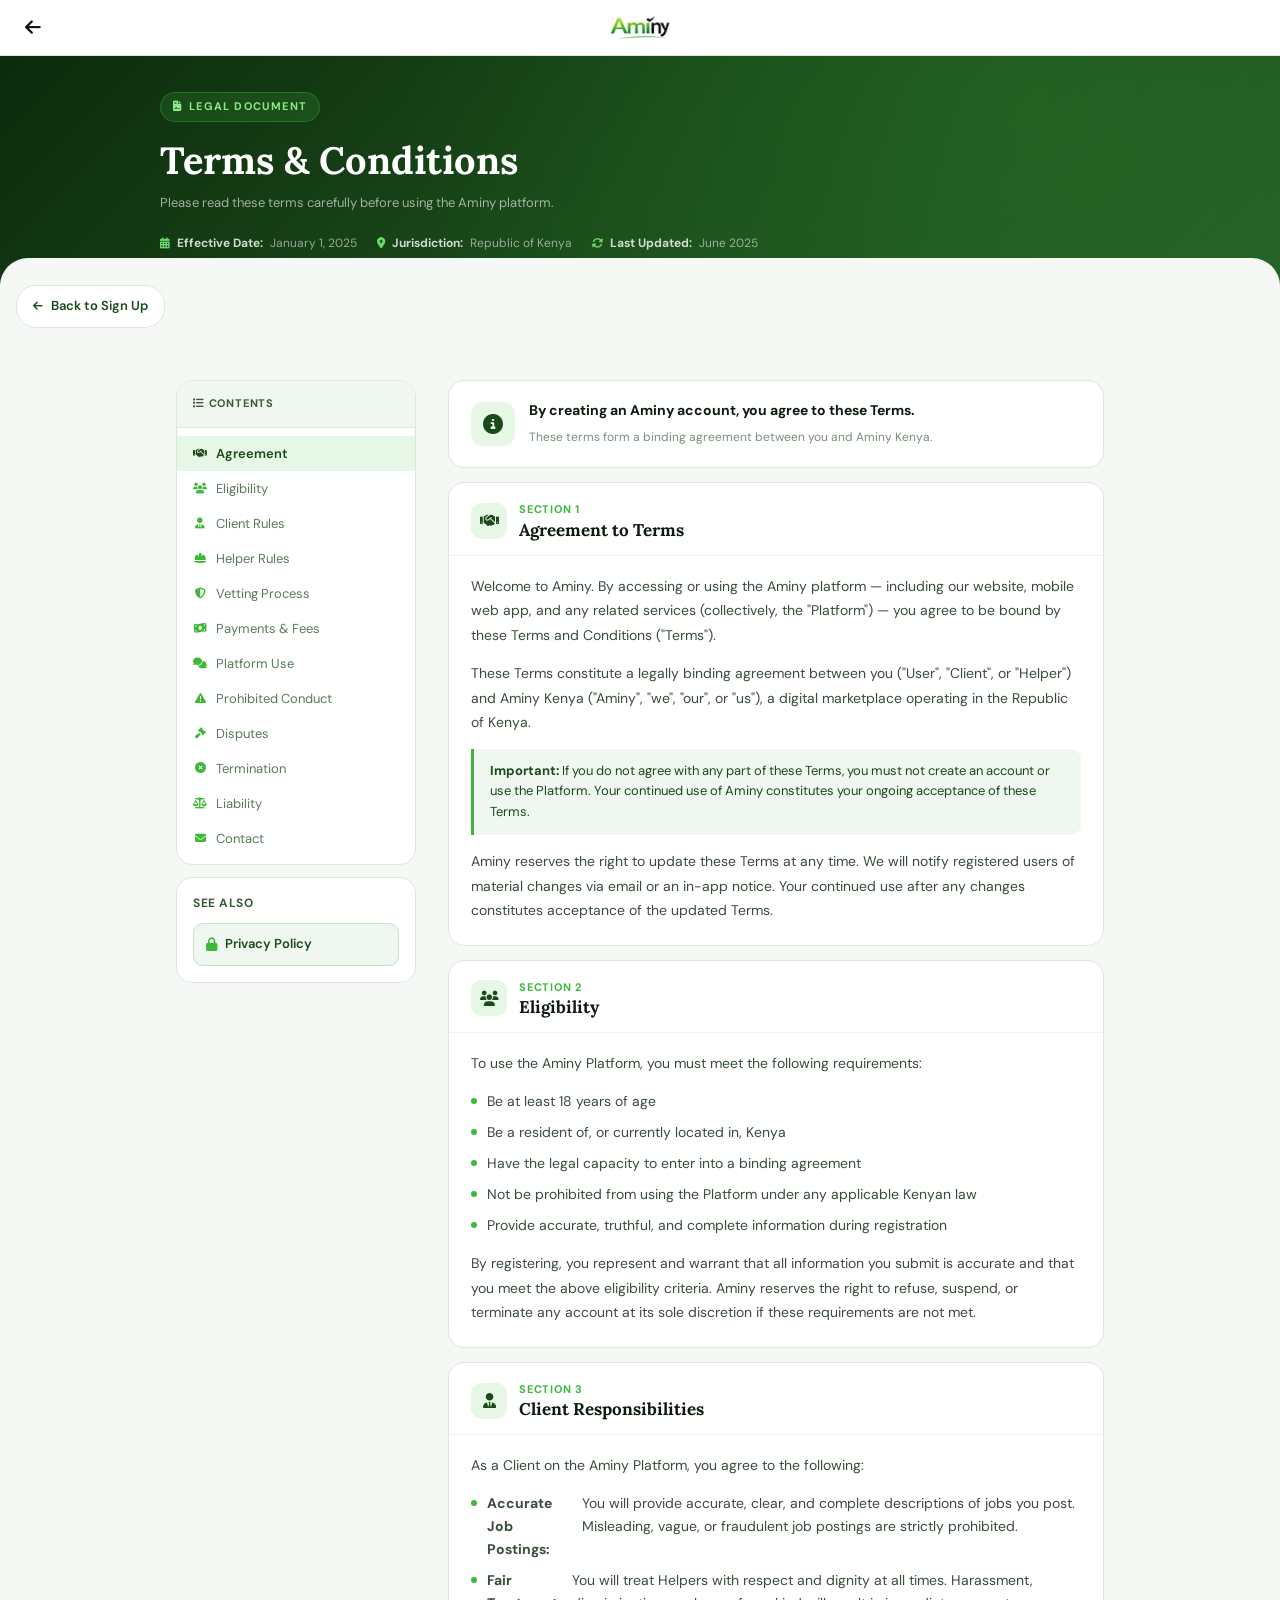
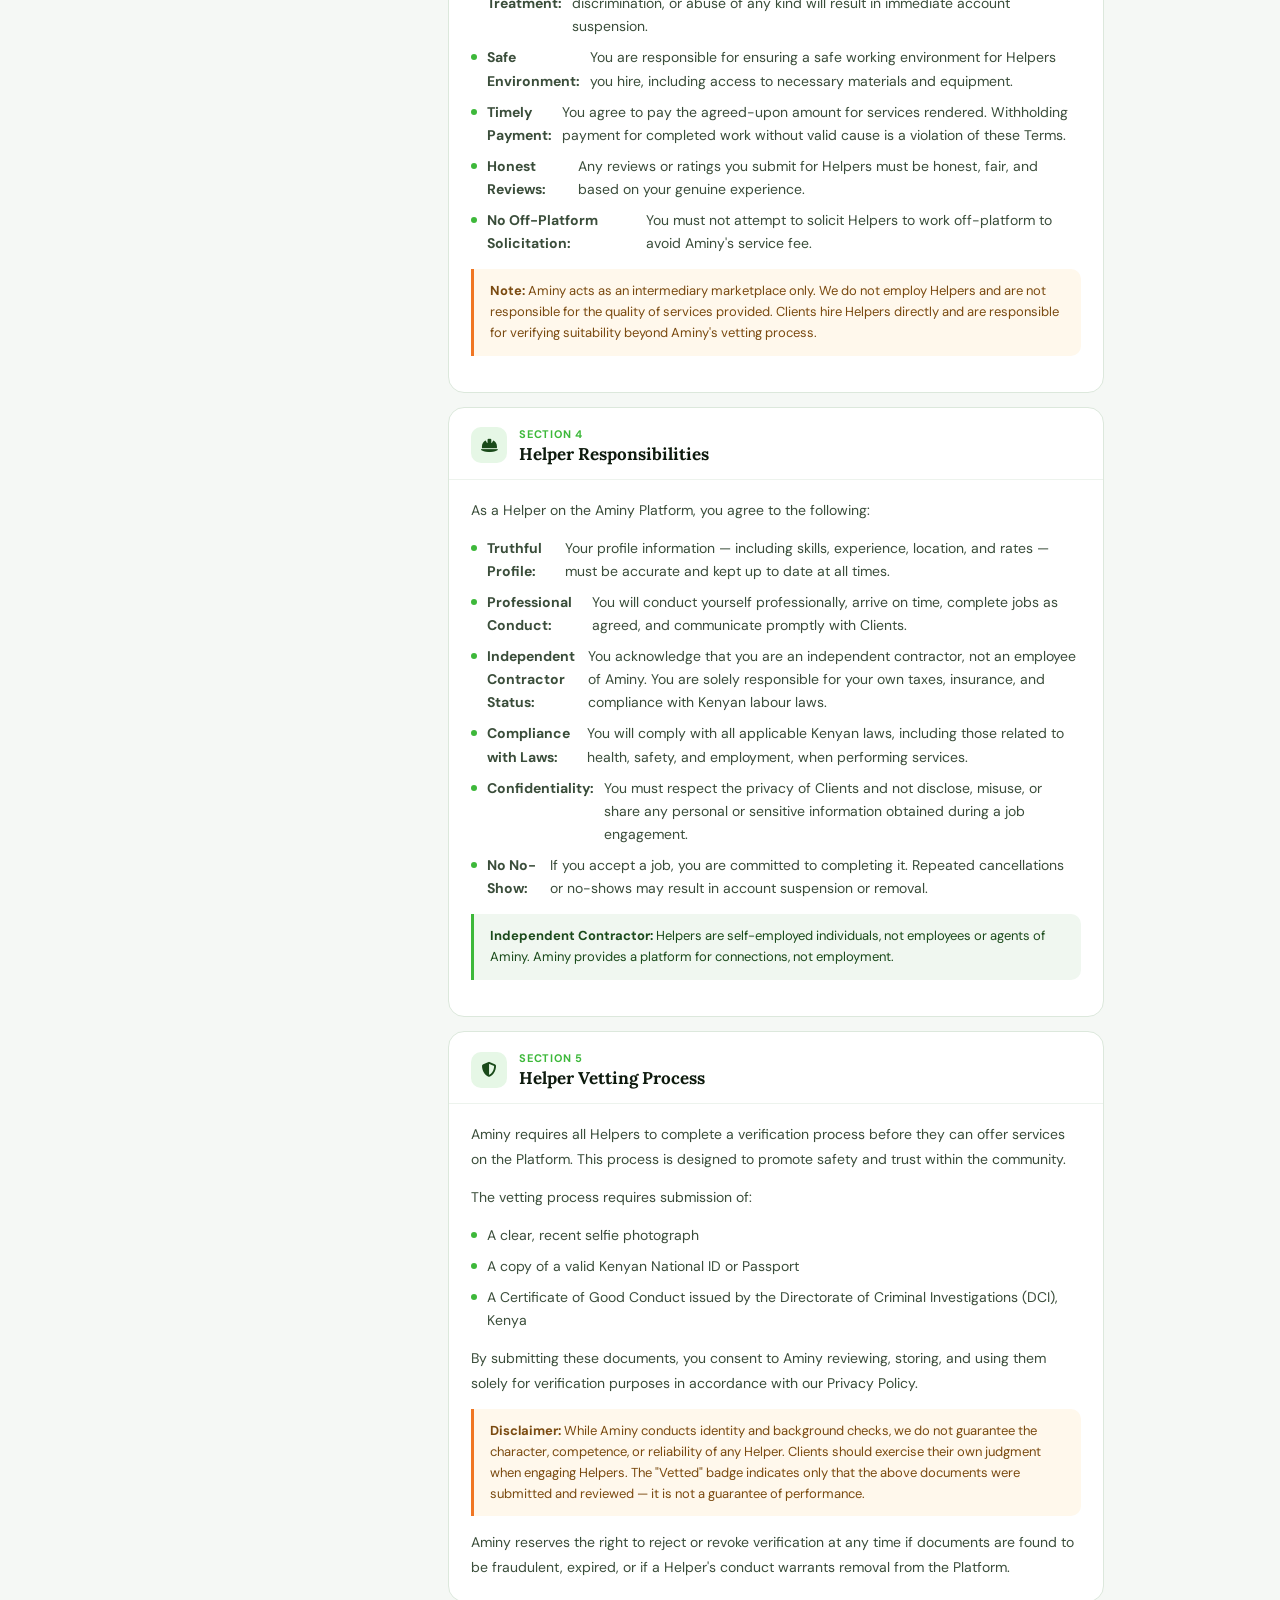
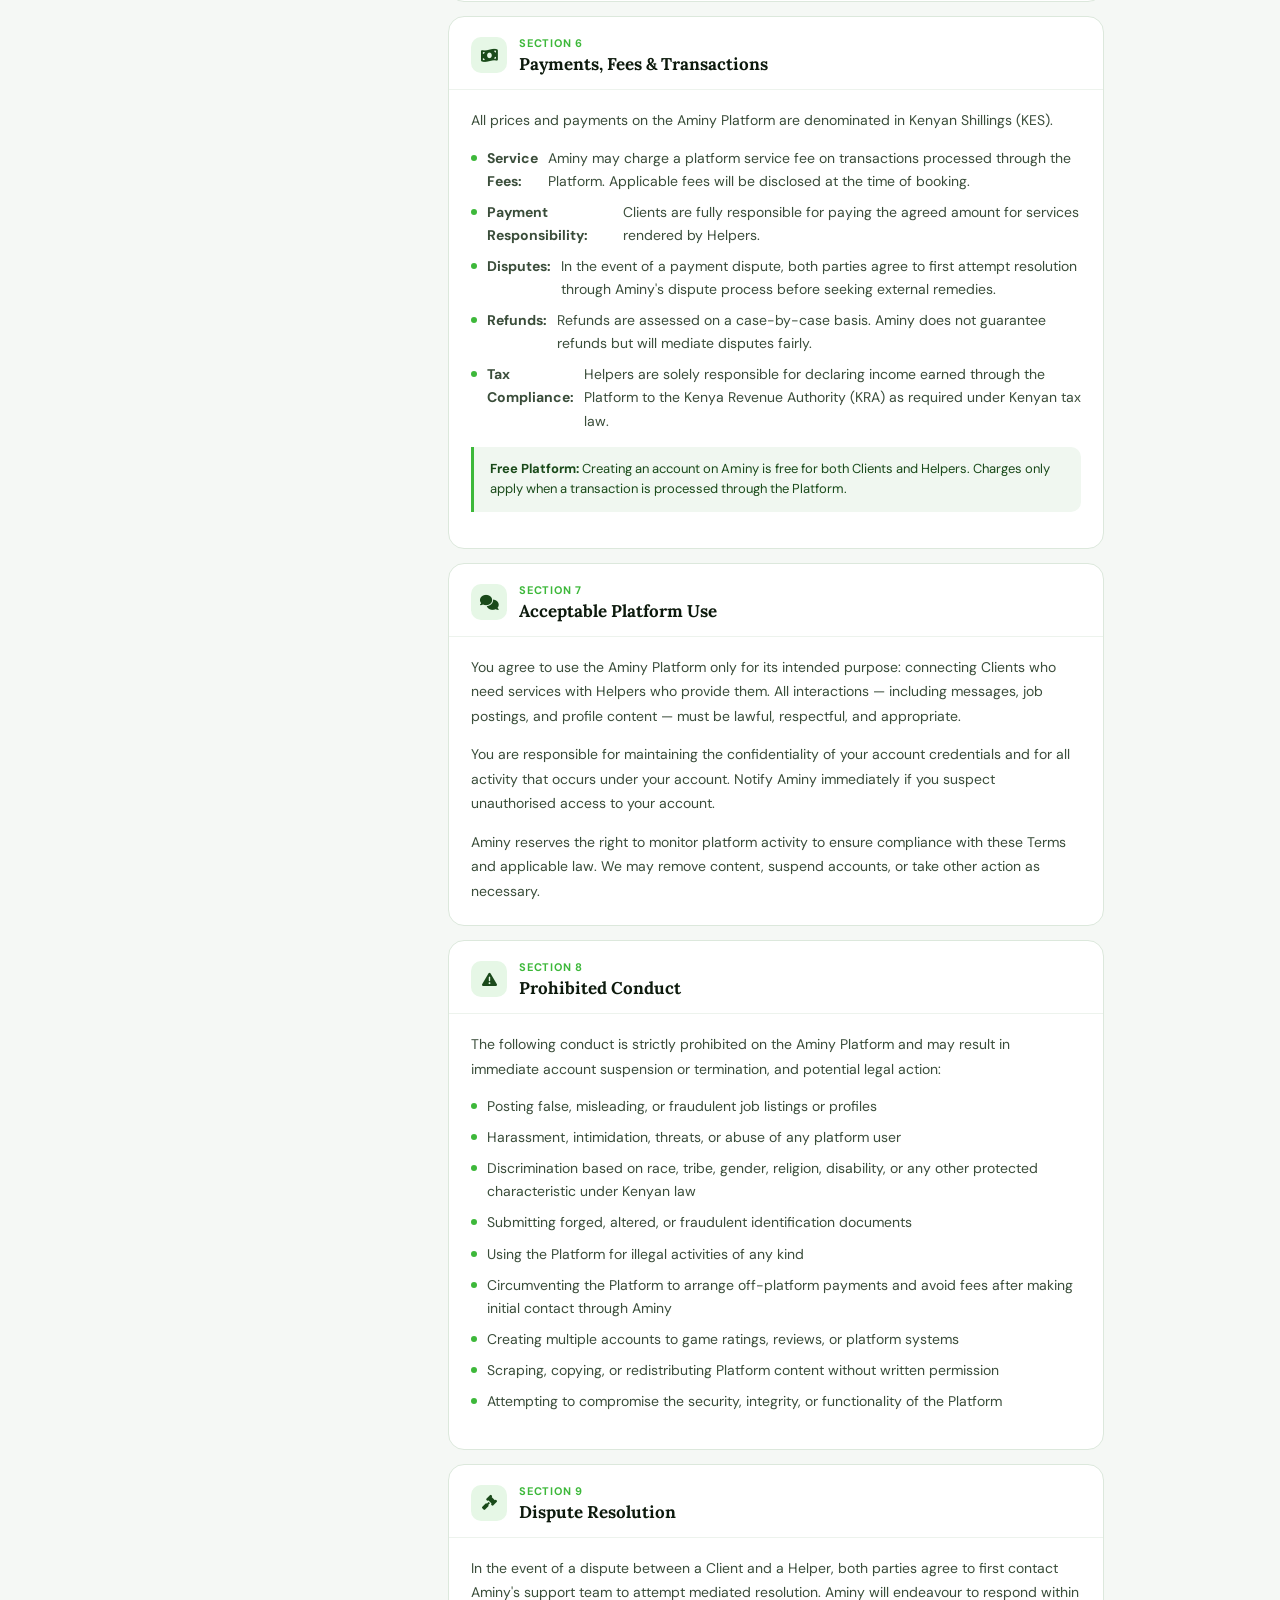
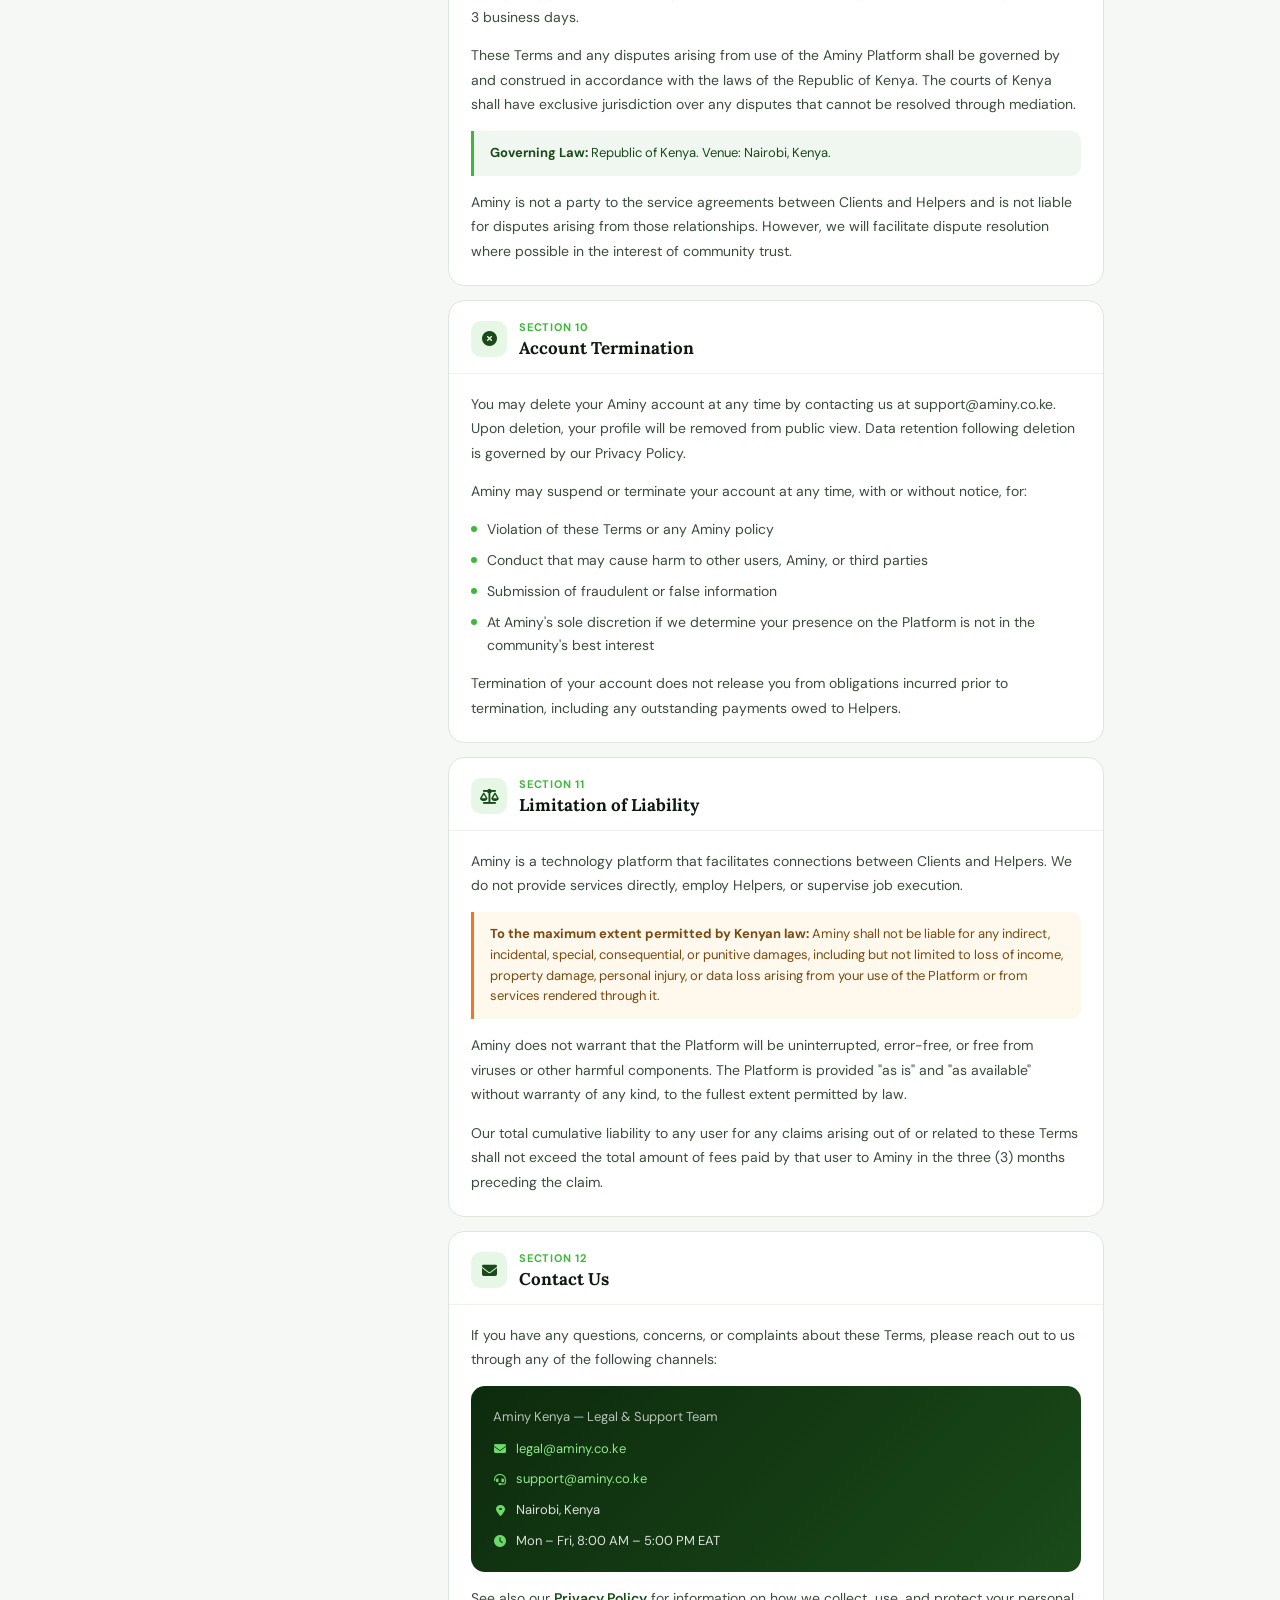
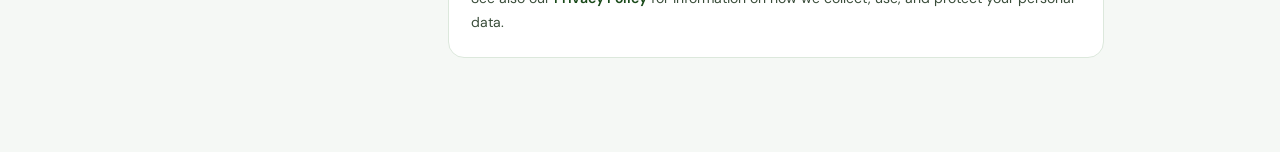
<file: terms.html>
<!DOCTYPE html>
<html lang="en">
<head>
  <meta charset="UTF-8">
  <meta name="viewport" content="width=device-width, initial-scale=1.0">
  <title>Terms & Conditions — Aminy</title>
  <link rel="stylesheet" href="style.css">
  <link rel="stylesheet" href="https://cdnjs.cloudflare.com/ajax/libs/font-awesome/6.4.0/css/all.min.css">
  <link href="https://fonts.googleapis.com/css2?family=Lora:ital,wght@0,400;0,600;0,700;1,400&family=DM+Sans:wght@300;400;500;600&display=swap" rel="stylesheet">

  <style>
    /* ── LEGAL PAGE TOKENS ── */
    :root {
      --legal-sidebar-w: 240px;
      --legal-max: 720px;
    }

    body {
      background: #f5f8f5;
      padding-bottom: calc(var(--bottom-nav-h, 68px) + 16px);
    }

    /* ── HERO ── */
    .legal-hero {
      background: linear-gradient(135deg, #0d2b0d 0%, #1a4a1a 50%, #245c24 100%);
      padding: 36px 24px 32px;
      position: relative;
      overflow: hidden;
    }
    .legal-hero::after {
      content: '';
      position: absolute;
      bottom: -1px; left: 0; right: 0;
      height: 28px;
      background: #f5f8f5;
      border-radius: 28px 28px 0 0;
    }
    .legal-hero::before {
      content: '';
      position: absolute; inset: 0;
      background-image: radial-gradient(circle at 80% 20%, rgba(61,184,58,0.15) 0%, transparent 60%);
    }
    .legal-hero-inner {
      max-width: 960px;
      margin: 0 auto;
      position: relative;
    }
    .legal-badge {
      display: inline-flex; align-items: center; gap: 7px;
      background: rgba(61,184,58,0.18);
      border: 1px solid rgba(61,184,58,0.35);
      color: #8ee88b; font-size: 11px; font-weight: 700;
      letter-spacing: 1.2px; text-transform: uppercase;
      padding: 5px 12px; border-radius: 20px; margin-bottom: 16px;
    }
    .legal-hero h1 {
      font-family: 'Lora', Georgia, serif;
      font-size: clamp(26px, 5vw, 38px);
      font-weight: 700; color: #fff; line-height: 1.2;
      margin-bottom: 10px;
    }
    .legal-hero p {
      font-size: 13px;
      color: rgba(255,255,255,0.6);
      line-height: 1.6;
    }
    .legal-meta {
      display: flex; flex-wrap: wrap; gap: 20px; margin-top: 20px;
    }
    .legal-meta-item {
      display: flex; align-items: center; gap: 7px;
      font-size: 12px; color: rgba(255,255,255,0.55);
    }
    .legal-meta-item i { color: #6dd96a; font-size: 11px; }
    .legal-meta-item strong { color: rgba(255,255,255,0.8); }

    /* ── LAYOUT ── */
    .legal-layout {
      max-width: 960px;
      margin: 0 auto;
      padding: 32px 16px 0;
      display: flex;
      gap: 32px;
      align-items: flex-start;
    }

    /* ── SIDEBAR ── */
    .legal-sidebar {
      width: var(--legal-sidebar-w);
      flex-shrink: 0;
      position: sticky;
      top: calc(var(--header-h, 60px) + 12px);
      display: none;
    }
    @media (min-width: 800px) {
      .legal-sidebar { display: block; }
    }
    .sidebar-card {
      background: white;
      border-radius: 16px;
      border: 1.5px solid #dce8dc;
      overflow: hidden;
    }
    .sidebar-head {
      padding: 14px 16px;
      background: #f0f7f0;
      border-bottom: 1px solid #dce8dc;
      font-size: 11px; font-weight: 700;
      text-transform: uppercase; letter-spacing: 0.8px;
      color: #3a5a3a;
    }
    .sidebar-nav { padding: 8px 0; }
    .sidebar-link {
      display: flex; align-items: center; gap: 9px;
      padding: 9px 16px; font-size: 13px;
      color: #5a7a5a; text-decoration: none;
      transition: background 0.15s, color 0.15s;
      cursor: pointer; border: none; background: none;
      text-align: left; width: 100%;
    }
    .sidebar-link i { font-size: 11px; color: #3db83a; width: 14px; text-align: center; flex-shrink: 0; }
    .sidebar-link:hover { background: #f0f7f0; color: #1a4a1a; }
    .sidebar-link.active { background: #e6f7e6; color: #1a4a1a; font-weight: 600; }
    .sidebar-link.active i { color: #1a4a1a; }

    .sidebar-sister {
      margin-top: 12px;
      background: white;
      border-radius: 16px;
      border: 1.5px solid #dce8dc;
      padding: 16px;
    }
    .sister-title { font-size: 12px; font-weight: 700; color: #3a5a3a; margin-bottom: 10px; text-transform: uppercase; letter-spacing: 0.5px; }
    .sister-link {
      display: flex; align-items: center; gap: 8px;
      padding: 10px 12px; border-radius: 10px;
      background: #f0f7f0; border: 1px solid #c8e0c8;
      color: #1a4a1a; font-size: 13px; font-weight: 600;
      text-decoration: none; transition: background 0.15s;
    }
    .sister-link:hover { background: #e6f7e6; }
    .sister-link i { color: #3db83a; }

    /* ── ARTICLE ── */
    .legal-article {
      flex: 1;
      min-width: 0;
      max-width: var(--legal-max);
    }

    .legal-section {
      background: white;
      border-radius: 16px;
      border: 1.5px solid #dce8dc;
      margin-bottom: 14px;
      overflow: hidden;
      scroll-margin-top: calc(var(--header-h, 60px) + 20px);
    }

    .section-header {
      padding: 18px 22px 14px;
      border-bottom: 1px solid #edf3ed;
      display: flex; align-items: center; gap: 12px;
    }
    .section-icon {
      width: 36px; height: 36px; border-radius: 10px;
      background: #e6f7e6; display: flex; align-items: center; justify-content: center;
      font-size: 15px; color: #1a4a1a; flex-shrink: 0;
    }
    .section-num {
      font-size: 11px; font-weight: 700; color: #3db83a;
      text-transform: uppercase; letter-spacing: 0.8px;
    }
    .section-title-text {
      font-family: 'Lora', Georgia, serif;
      font-size: 17px; font-weight: 700; color: #0d1a0d;
      line-height: 1.3;
    }

    .section-body {
      padding: 18px 22px 22px;
    }
    .section-body p {
      font-size: 14px; color: #3a4d3a; line-height: 1.75;
      margin-bottom: 14px;
    }
    .section-body p:last-child { margin-bottom: 0; }

    .legal-list {
      margin: 10px 0 14px 0;
      padding-left: 0;
      list-style: none;
      display: flex; flex-direction: column; gap: 8px;
    }
    .legal-list li {
      display: flex; gap: 10px; align-items: flex-start;
      font-size: 14px; color: #3a4d3a; line-height: 1.65;
    }
    .legal-list li::before {
      content: '';
      width: 6px; height: 6px; border-radius: 50%;
      background: #3db83a; margin-top: 8px; flex-shrink: 0;
    }

    .legal-highlight {
      background: #f0f7f0;
      border-left: 3px solid #3db83a;
      border-radius: 0 10px 10px 0;
      padding: 12px 16px;
      margin: 14px 0;
      font-size: 13px; color: #1a4a1a; line-height: 1.6;
    }
    .legal-highlight strong { font-weight: 700; }

    .legal-warn {
      background: #fff8ec;
      border-left: 3px solid #f07623;
      border-radius: 0 10px 10px 0;
      padding: 12px 16px;
      margin: 14px 0;
      font-size: 13px; color: #7a4a10; line-height: 1.6;
    }

    .contact-box {
      background: linear-gradient(135deg, #0d2b0d, #1a4a1a);
      border-radius: 14px; padding: 20px 22px; margin-top: 4px;
      display: flex; flex-direction: column; gap: 10px;
    }
    .contact-box p {
      color: rgba(255,255,255,0.7) !important;
      font-size: 13px !important;
      margin-bottom: 0 !important;
    }
    .contact-row {
      display: flex; align-items: center; gap: 9px;
      font-size: 13px; color: rgba(255,255,255,0.85);
    }
    .contact-row i { color: #6dd96a; font-size: 12px; width: 14px; text-align: center; }
    .contact-row a { color: #8ee88b; text-decoration: none; }
    .contact-row a:hover { text-decoration: underline; }

    /* ── ACCEPT BANNER ── */
    .accept-banner {
      background: white; border-radius: 16px; border: 1.5px solid #dce8dc;
      padding: 18px 22px; margin-bottom: 14px;
      display: flex; align-items: center; gap: 14px;
    }
    .accept-icon {
      width: 44px; height: 44px; border-radius: 12px;
      background: #e6f7e6; display: flex; align-items: center; justify-content: center;
      font-size: 20px; color: #1a4a1a; flex-shrink: 0;
    }
    .accept-text { flex: 1; }
    .accept-text strong { display: block; font-size: 14px; color: #0d1a0d; font-weight: 700; margin-bottom: 2px; }
    .accept-text span { font-size: 12px; color: #7a8f7a; }

    /* ── BACK LINK ── */
    .back-btn {
      display: inline-flex; align-items: center; gap: 8px;
      font-size: 13px; font-weight: 600; color: #1a4a1a;
      text-decoration: none; padding: 10px 16px;
      background: white; border: 1.5px solid #dce8dc;
      border-radius: 20px; margin: 0 16px 20px;
      transition: background 0.15s;
    }
    .back-btn:hover { background: #f0f7f0; }
    .back-btn i { font-size: 11px; }

    /* ── TOC MOBILE ── */
    .toc-mobile {
      background: white; border-radius: 14px; border: 1.5px solid #dce8dc;
      margin-bottom: 14px; overflow: hidden;
    }
    .toc-toggle {
      width: 100%; padding: 14px 18px;
      display: flex; align-items: center; justify-content: space-between;
      background: none; border: none; cursor: pointer;
      font-size: 14px; font-weight: 700; color: #0d1a0d;
    }
    .toc-toggle i { color: #3db83a; transition: transform 0.2s; }
    .toc-toggle.open i { transform: rotate(180deg); }
    .toc-list { display: none; padding: 0 0 8px; border-top: 1px solid #edf3ed; }
    .toc-list.open { display: block; }
    .toc-list a {
      display: flex; align-items: center; gap: 9px;
      padding: 9px 18px; font-size: 13px; color: #3a5a3a;
      text-decoration: none;
    }
    .toc-list a i { font-size: 10px; color: #3db83a; }
    .toc-list a:hover { background: #f0f7f0; }

    @media (min-width: 800px) {
      .toc-mobile { display: none; }
    }
  </style>
</head>
<body>

<!-- HEADER -->
<header class="app-header">
  <button class="icon-btn" onclick="history.back()" aria-label="Back">
    <i class="fas fa-arrow-left"></i>
  </button>
  <div class="app-logo" onclick="window.location.href='index.html'" role="img" aria-label="Aminy Home">
    <img src="images/aminy-logo.png" alt="Aminy"
      onerror="this.style.display='none';this.nextElementSibling.style.display='flex'">
    <span class="app-logo-text" style="display:none">Aminy</span>
  </div>
  <div style="width:38px"></div>
</header>

<!-- HERO -->
<div class="legal-hero">
  <div class="legal-hero-inner">
    <div class="legal-badge"><i class="fas fa-file-contract"></i> Legal Document</div>
    <h1>Terms &amp; Conditions</h1>
    <p>Please read these terms carefully before using the Aminy platform.</p>
    <div class="legal-meta">
      <div class="legal-meta-item"><i class="fas fa-calendar-alt"></i><strong>Effective Date:</strong> January 1, 2025</div>
      <div class="legal-meta-item"><i class="fas fa-map-marker-alt"></i><strong>Jurisdiction:</strong> Republic of Kenya</div>
      <div class="legal-meta-item"><i class="fas fa-sync-alt"></i><strong>Last Updated:</strong> June 2025</div>
    </div>
  </div>
</div>

<a class="back-btn" href="auth.html"><i class="fas fa-arrow-left"></i> Back to Sign Up</a>

<div class="legal-layout">

  <!-- SIDEBAR -->
  <aside class="legal-sidebar">
    <div class="sidebar-card">
      <div class="sidebar-head"><i class="fas fa-list"></i> Contents</div>
      <nav class="sidebar-nav" id="sidebar-nav">
        <button class="sidebar-link active" onclick="scrollTo('s1')"><i class="fas fa-handshake"></i> Agreement</button>
        <button class="sidebar-link" onclick="scrollTo('s2')"><i class="fas fa-users"></i> Eligibility</button>
        <button class="sidebar-link" onclick="scrollTo('s3')"><i class="fas fa-user-tie"></i> Client Rules</button>
        <button class="sidebar-link" onclick="scrollTo('s4')"><i class="fas fa-hard-hat"></i> Helper Rules</button>
        <button class="sidebar-link" onclick="scrollTo('s5')"><i class="fas fa-shield-alt"></i> Vetting Process</button>
        <button class="sidebar-link" onclick="scrollTo('s6')"><i class="fas fa-money-bill-wave"></i> Payments & Fees</button>
        <button class="sidebar-link" onclick="scrollTo('s7')"><i class="fas fa-comments"></i> Platform Use</button>
        <button class="sidebar-link" onclick="scrollTo('s8')"><i class="fas fa-exclamation-triangle"></i> Prohibited Conduct</button>
        <button class="sidebar-link" onclick="scrollTo('s9')"><i class="fas fa-gavel"></i> Disputes</button>
        <button class="sidebar-link" onclick="scrollTo('s10')"><i class="fas fa-times-circle"></i> Termination</button>
        <button class="sidebar-link" onclick="scrollTo('s11')"><i class="fas fa-balance-scale"></i> Liability</button>
        <button class="sidebar-link" onclick="scrollTo('s12')"><i class="fas fa-envelope"></i> Contact</button>
      </nav>
    </div>
    <div class="sidebar-sister">
      <div class="sister-title">See also</div>
      <a class="sister-link" href="privacy.html"><i class="fas fa-lock"></i> Privacy Policy</a>
    </div>
  </aside>

  <!-- ARTICLE -->
  <main class="legal-article">

    <!-- Mobile TOC -->
    <div class="toc-mobile">
      <button class="toc-toggle" id="toc-toggle" onclick="toggleToc()">
        <span><i class="fas fa-list" style="margin-right:8px;color:#3db83a"></i> Jump to a section</span>
        <i class="fas fa-chevron-down"></i>
      </button>
      <div class="toc-list" id="toc-list">
        <a href="#s1"><i class="fas fa-circle"></i> 1. Agreement to Terms</a>
        <a href="#s2"><i class="fas fa-circle"></i> 2. Eligibility</a>
        <a href="#s3"><i class="fas fa-circle"></i> 3. Client Responsibilities</a>
        <a href="#s4"><i class="fas fa-circle"></i> 4. Helper Responsibilities</a>
        <a href="#s5"><i class="fas fa-circle"></i> 5. Vetting Process</a>
        <a href="#s6"><i class="fas fa-circle"></i> 6. Payments & Fees</a>
        <a href="#s7"><i class="fas fa-circle"></i> 7. Platform Use</a>
        <a href="#s8"><i class="fas fa-circle"></i> 8. Prohibited Conduct</a>
        <a href="#s9"><i class="fas fa-circle"></i> 9. Dispute Resolution</a>
        <a href="#s10"><i class="fas fa-circle"></i> 10. Termination</a>
        <a href="#s11"><i class="fas fa-circle"></i> 11. Limitation of Liability</a>
        <a href="#s12"><i class="fas fa-circle"></i> 12. Contact Us</a>
      </div>
    </div>

    <!-- ACCEPT NOTICE -->
    <div class="accept-banner">
      <div class="accept-icon"><i class="fas fa-info-circle"></i></div>
      <div class="accept-text">
        <strong>By creating an Aminy account, you agree to these Terms.</strong>
        <span>These terms form a binding agreement between you and Aminy Kenya.</span>
      </div>
    </div>

    <!-- S1: AGREEMENT -->
    <div class="legal-section" id="s1">
      <div class="section-header">
        <div class="section-icon"><i class="fas fa-handshake"></i></div>
        <div>
          <div class="section-num">Section 1</div>
          <div class="section-title-text">Agreement to Terms</div>
        </div>
      </div>
      <div class="section-body">
        <p>Welcome to Aminy. By accessing or using the Aminy platform — including our website, mobile web app, and any related services (collectively, the "Platform") — you agree to be bound by these Terms and Conditions ("Terms").</p>
        <p>These Terms constitute a legally binding agreement between you ("User", "Client", or "Helper") and Aminy Kenya ("Aminy", "we", "our", or "us"), a digital marketplace operating in the Republic of Kenya.</p>
        <div class="legal-highlight">
          <strong>Important:</strong> If you do not agree with any part of these Terms, you must not create an account or use the Platform. Your continued use of Aminy constitutes your ongoing acceptance of these Terms.
        </div>
        <p>Aminy reserves the right to update these Terms at any time. We will notify registered users of material changes via email or an in-app notice. Your continued use after any changes constitutes acceptance of the updated Terms.</p>
      </div>
    </div>

    <!-- S2: ELIGIBILITY -->
    <div class="legal-section" id="s2">
      <div class="section-header">
        <div class="section-icon"><i class="fas fa-users"></i></div>
        <div>
          <div class="section-num">Section 2</div>
          <div class="section-title-text">Eligibility</div>
        </div>
      </div>
      <div class="section-body">
        <p>To use the Aminy Platform, you must meet the following requirements:</p>
        <ul class="legal-list">
          <li>Be at least 18 years of age</li>
          <li>Be a resident of, or currently located in, Kenya</li>
          <li>Have the legal capacity to enter into a binding agreement</li>
          <li>Not be prohibited from using the Platform under any applicable Kenyan law</li>
          <li>Provide accurate, truthful, and complete information during registration</li>
        </ul>
        <p>By registering, you represent and warrant that all information you submit is accurate and that you meet the above eligibility criteria. Aminy reserves the right to refuse, suspend, or terminate any account at its sole discretion if these requirements are not met.</p>
      </div>
    </div>

    <!-- S3: CLIENT RESPONSIBILITIES -->
    <div class="legal-section" id="s3">
      <div class="section-header">
        <div class="section-icon"><i class="fas fa-user-tie"></i></div>
        <div>
          <div class="section-num">Section 3</div>
          <div class="section-title-text">Client Responsibilities</div>
        </div>
      </div>
      <div class="section-body">
        <p>As a Client on the Aminy Platform, you agree to the following:</p>
        <ul class="legal-list">
          <li><strong>Accurate Job Postings:</strong> You will provide accurate, clear, and complete descriptions of jobs you post. Misleading, vague, or fraudulent job postings are strictly prohibited.</li>
          <li><strong>Fair Treatment:</strong> You will treat Helpers with respect and dignity at all times. Harassment, discrimination, or abuse of any kind will result in immediate account suspension.</li>
          <li><strong>Safe Environment:</strong> You are responsible for ensuring a safe working environment for Helpers you hire, including access to necessary materials and equipment.</li>
          <li><strong>Timely Payment:</strong> You agree to pay the agreed-upon amount for services rendered. Withholding payment for completed work without valid cause is a violation of these Terms.</li>
          <li><strong>Honest Reviews:</strong> Any reviews or ratings you submit for Helpers must be honest, fair, and based on your genuine experience.</li>
          <li><strong>No Off-Platform Solicitation:</strong> You must not attempt to solicit Helpers to work off-platform to avoid Aminy's service fee.</li>
        </ul>
        <div class="legal-warn">
          <strong>Note:</strong> Aminy acts as an intermediary marketplace only. We do not employ Helpers and are not responsible for the quality of services provided. Clients hire Helpers directly and are responsible for verifying suitability beyond Aminy's vetting process.
        </div>
      </div>
    </div>

    <!-- S4: HELPER RESPONSIBILITIES -->
    <div class="legal-section" id="s4">
      <div class="section-header">
        <div class="section-icon"><i class="fas fa-hard-hat"></i></div>
        <div>
          <div class="section-num">Section 4</div>
          <div class="section-title-text">Helper Responsibilities</div>
        </div>
      </div>
      <div class="section-body">
        <p>As a Helper on the Aminy Platform, you agree to the following:</p>
        <ul class="legal-list">
          <li><strong>Truthful Profile:</strong> Your profile information — including skills, experience, location, and rates — must be accurate and kept up to date at all times.</li>
          <li><strong>Professional Conduct:</strong> You will conduct yourself professionally, arrive on time, complete jobs as agreed, and communicate promptly with Clients.</li>
          <li><strong>Independent Contractor Status:</strong> You acknowledge that you are an independent contractor, not an employee of Aminy. You are solely responsible for your own taxes, insurance, and compliance with Kenyan labour laws.</li>
          <li><strong>Compliance with Laws:</strong> You will comply with all applicable Kenyan laws, including those related to health, safety, and employment, when performing services.</li>
          <li><strong>Confidentiality:</strong> You must respect the privacy of Clients and not disclose, misuse, or share any personal or sensitive information obtained during a job engagement.</li>
          <li><strong>No No-Show:</strong> If you accept a job, you are committed to completing it. Repeated cancellations or no-shows may result in account suspension or removal.</li>
        </ul>
        <div class="legal-highlight">
          <strong>Independent Contractor:</strong> Helpers are self-employed individuals, not employees or agents of Aminy. Aminy provides a platform for connections, not employment.
        </div>
      </div>
    </div>

    <!-- S5: VETTING -->
    <div class="legal-section" id="s5">
      <div class="section-header">
        <div class="section-icon"><i class="fas fa-shield-alt"></i></div>
        <div>
          <div class="section-num">Section 5</div>
          <div class="section-title-text">Helper Vetting Process</div>
        </div>
      </div>
      <div class="section-body">
        <p>Aminy requires all Helpers to complete a verification process before they can offer services on the Platform. This process is designed to promote safety and trust within the community.</p>
        <p>The vetting process requires submission of:</p>
        <ul class="legal-list">
          <li>A clear, recent selfie photograph</li>
          <li>A copy of a valid Kenyan National ID or Passport</li>
          <li>A Certificate of Good Conduct issued by the Directorate of Criminal Investigations (DCI), Kenya</li>
        </ul>
        <p>By submitting these documents, you consent to Aminy reviewing, storing, and using them solely for verification purposes in accordance with our Privacy Policy.</p>
        <div class="legal-warn">
          <strong>Disclaimer:</strong> While Aminy conducts identity and background checks, we do not guarantee the character, competence, or reliability of any Helper. Clients should exercise their own judgment when engaging Helpers. The "Vetted" badge indicates only that the above documents were submitted and reviewed — it is not a guarantee of performance.
        </div>
        <p>Aminy reserves the right to reject or revoke verification at any time if documents are found to be fraudulent, expired, or if a Helper's conduct warrants removal from the Platform.</p>
      </div>
    </div>

    <!-- S6: PAYMENTS -->
    <div class="legal-section" id="s6">
      <div class="section-header">
        <div class="section-icon"><i class="fas fa-money-bill-wave"></i></div>
        <div>
          <div class="section-num">Section 6</div>
          <div class="section-title-text">Payments, Fees &amp; Transactions</div>
        </div>
      </div>
      <div class="section-body">
        <p>All prices and payments on the Aminy Platform are denominated in Kenyan Shillings (KES).</p>
        <ul class="legal-list">
          <li><strong>Service Fees:</strong> Aminy may charge a platform service fee on transactions processed through the Platform. Applicable fees will be disclosed at the time of booking.</li>
          <li><strong>Payment Responsibility:</strong> Clients are fully responsible for paying the agreed amount for services rendered by Helpers.</li>
          <li><strong>Disputes:</strong> In the event of a payment dispute, both parties agree to first attempt resolution through Aminy's dispute process before seeking external remedies.</li>
          <li><strong>Refunds:</strong> Refunds are assessed on a case-by-case basis. Aminy does not guarantee refunds but will mediate disputes fairly.</li>
          <li><strong>Tax Compliance:</strong> Helpers are solely responsible for declaring income earned through the Platform to the Kenya Revenue Authority (KRA) as required under Kenyan tax law.</li>
        </ul>
        <div class="legal-highlight">
          <strong>Free Platform:</strong> Creating an account on Aminy is free for both Clients and Helpers. Charges only apply when a transaction is processed through the Platform.
        </div>
      </div>
    </div>

    <!-- S7: PLATFORM USE -->
    <div class="legal-section" id="s7">
      <div class="section-header">
        <div class="section-icon"><i class="fas fa-comments"></i></div>
        <div>
          <div class="section-num">Section 7</div>
          <div class="section-title-text">Acceptable Platform Use</div>
        </div>
      </div>
      <div class="section-body">
        <p>You agree to use the Aminy Platform only for its intended purpose: connecting Clients who need services with Helpers who provide them. All interactions — including messages, job postings, and profile content — must be lawful, respectful, and appropriate.</p>
        <p>You are responsible for maintaining the confidentiality of your account credentials and for all activity that occurs under your account. Notify Aminy immediately if you suspect unauthorised access to your account.</p>
        <p>Aminy reserves the right to monitor platform activity to ensure compliance with these Terms and applicable law. We may remove content, suspend accounts, or take other action as necessary.</p>
      </div>
    </div>

    <!-- S8: PROHIBITED -->
    <div class="legal-section" id="s8">
      <div class="section-header">
        <div class="section-icon"><i class="fas fa-exclamation-triangle"></i></div>
        <div>
          <div class="section-num">Section 8</div>
          <div class="section-title-text">Prohibited Conduct</div>
        </div>
      </div>
      <div class="section-body">
        <p>The following conduct is strictly prohibited on the Aminy Platform and may result in immediate account suspension or termination, and potential legal action:</p>
        <ul class="legal-list">
          <li>Posting false, misleading, or fraudulent job listings or profiles</li>
          <li>Harassment, intimidation, threats, or abuse of any platform user</li>
          <li>Discrimination based on race, tribe, gender, religion, disability, or any other protected characteristic under Kenyan law</li>
          <li>Submitting forged, altered, or fraudulent identification documents</li>
          <li>Using the Platform for illegal activities of any kind</li>
          <li>Circumventing the Platform to arrange off-platform payments and avoid fees after making initial contact through Aminy</li>
          <li>Creating multiple accounts to game ratings, reviews, or platform systems</li>
          <li>Scraping, copying, or redistributing Platform content without written permission</li>
          <li>Attempting to compromise the security, integrity, or functionality of the Platform</li>
        </ul>
      </div>
    </div>

    <!-- S9: DISPUTES -->
    <div class="legal-section" id="s9">
      <div class="section-header">
        <div class="section-icon"><i class="fas fa-gavel"></i></div>
        <div>
          <div class="section-num">Section 9</div>
          <div class="section-title-text">Dispute Resolution</div>
        </div>
      </div>
      <div class="section-body">
        <p>In the event of a dispute between a Client and a Helper, both parties agree to first contact Aminy's support team to attempt mediated resolution. Aminy will endeavour to respond within 3 business days.</p>
        <p>These Terms and any disputes arising from use of the Aminy Platform shall be governed by and construed in accordance with the laws of the Republic of Kenya. The courts of Kenya shall have exclusive jurisdiction over any disputes that cannot be resolved through mediation.</p>
        <div class="legal-highlight">
          <strong>Governing Law:</strong> Republic of Kenya. Venue: Nairobi, Kenya.
        </div>
        <p>Aminy is not a party to the service agreements between Clients and Helpers and is not liable for disputes arising from those relationships. However, we will facilitate dispute resolution where possible in the interest of community trust.</p>
      </div>
    </div>

    <!-- S10: TERMINATION -->
    <div class="legal-section" id="s10">
      <div class="section-header">
        <div class="section-icon"><i class="fas fa-times-circle"></i></div>
        <div>
          <div class="section-num">Section 10</div>
          <div class="section-title-text">Account Termination</div>
        </div>
      </div>
      <div class="section-body">
        <p>You may delete your Aminy account at any time by contacting us at support@aminy.co.ke. Upon deletion, your profile will be removed from public view. Data retention following deletion is governed by our Privacy Policy.</p>
        <p>Aminy may suspend or terminate your account at any time, with or without notice, for:</p>
        <ul class="legal-list">
          <li>Violation of these Terms or any Aminy policy</li>
          <li>Conduct that may cause harm to other users, Aminy, or third parties</li>
          <li>Submission of fraudulent or false information</li>
          <li>At Aminy's sole discretion if we determine your presence on the Platform is not in the community's best interest</li>
        </ul>
        <p>Termination of your account does not release you from obligations incurred prior to termination, including any outstanding payments owed to Helpers.</p>
      </div>
    </div>

    <!-- S11: LIABILITY -->
    <div class="legal-section" id="s11">
      <div class="section-header">
        <div class="section-icon"><i class="fas fa-balance-scale"></i></div>
        <div>
          <div class="section-num">Section 11</div>
          <div class="section-title-text">Limitation of Liability</div>
        </div>
      </div>
      <div class="section-body">
        <p>Aminy is a technology platform that facilitates connections between Clients and Helpers. We do not provide services directly, employ Helpers, or supervise job execution.</p>
        <div class="legal-warn">
          <strong>To the maximum extent permitted by Kenyan law:</strong> Aminy shall not be liable for any indirect, incidental, special, consequential, or punitive damages, including but not limited to loss of income, property damage, personal injury, or data loss arising from your use of the Platform or from services rendered through it.
        </div>
        <p>Aminy does not warrant that the Platform will be uninterrupted, error-free, or free from viruses or other harmful components. The Platform is provided "as is" and "as available" without warranty of any kind, to the fullest extent permitted by law.</p>
        <p>Our total cumulative liability to any user for any claims arising out of or related to these Terms shall not exceed the total amount of fees paid by that user to Aminy in the three (3) months preceding the claim.</p>
      </div>
    </div>

    <!-- S12: CONTACT -->
    <div class="legal-section" id="s12">
      <div class="section-header">
        <div class="section-icon"><i class="fas fa-envelope"></i></div>
        <div>
          <div class="section-num">Section 12</div>
          <div class="section-title-text">Contact Us</div>
        </div>
      </div>
      <div class="section-body">
        <p>If you have any questions, concerns, or complaints about these Terms, please reach out to us through any of the following channels:</p>
        <div class="contact-box">
          <p>Aminy Kenya — Legal &amp; Support Team</p>
          <div class="contact-row"><i class="fas fa-envelope"></i><a href="mailto:legal@aminy.co.ke">legal@aminy.co.ke</a></div>
          <div class="contact-row"><i class="fas fa-headset"></i><a href="mailto:support@aminy.co.ke">support@aminy.co.ke</a></div>
          <div class="contact-row"><i class="fas fa-map-marker-alt"></i><span>Nairobi, Kenya</span></div>
          <div class="contact-row"><i class="fas fa-clock"></i><span>Mon – Fri, 8:00 AM – 5:00 PM EAT</span></div>
        </div>
        <p style="margin-top:14px">See also our <a href="privacy.html" style="color:#1a4a1a;font-weight:600">Privacy Policy</a> for information on how we collect, use, and protect your personal data.</p>
      </div>
    </div>

  </main>
</div>

<!-- BOTTOM NAV -->
<nav class="bottom-nav">
  <button class="nav-item" onclick="window.location.href='index.html'"><i class="fas fa-home"></i><span>Home</span></button>
  <button class="nav-item" onclick="window.location.href='market.html'"><i class="fas fa-store"></i><span>Market</span></button>
  <button class="nav-item" onclick="window.location.href='dashboard.html'"><i class="fas fa-comments"></i><span>Chat</span></button>
  <button class="nav-item" onclick="window.location.href='dashboard.html'"><i class="fas fa-th-large"></i><span>Dashboard</span></button>
</nav>

<script>
  // Sidebar active tracking
  const sections = document.querySelectorAll('.legal-section');
  const sideLinks = document.querySelectorAll('.sidebar-link');

  function scrollTo(id) {
    const el = document.getElementById(id);
    if (el) el.scrollIntoView({ behavior: 'smooth', block: 'start' });
  }

  function updateActive() {
    let current = 's1';
    sections.forEach(s => {
      const rect = s.getBoundingClientRect();
      if (rect.top <= 100) current = s.id;
    });
    sideLinks.forEach((link, i) => {
      link.classList.toggle('active', link.getAttribute('onclick')?.includes('s' + (i+1)));
    });
  }

  window.addEventListener('scroll', updateActive, { passive: true });

  function toggleToc() {
    const btn = document.getElementById('toc-toggle');
    const list = document.getElementById('toc-list');
    btn.classList.toggle('open');
    list.classList.toggle('open');
  }

  // Close toc on link click
  document.querySelectorAll('.toc-list a').forEach(a => {
    a.addEventListener('click', () => {
      document.getElementById('toc-toggle').classList.remove('open');
      document.getElementById('toc-list').classList.remove('open');
    });
  });
</script>

</body>
</html>
</file>
<file: style.css>
/* ============================================================
   AMINY — Unified Design System
   Single source of truth for all pages
   ============================================================ */

@import url('https://fonts.googleapis.com/css2?family=Outfit:wght@400;500;600;700;800;900&family=DM+Sans:ital,wght@0,400;0,500;0,600;1,400&display=swap');

/* ── TOKENS ── */
:root {
  /* Brand */
  --green:        #3db83a;
  --green-dark:   #2a8a28;
  --green-mid:    #4ecb4b;
  --green-light:  #e8f7e8;
  --green-glow:   rgba(61,184,58,0.14);
  --orange:       #f07623;
  --orange-light: #fff3ec;

  /* Neutral */
  --black:      #0c0f0a;
  --white:      #ffffff;
  --surface:    #f5f7f5;
  --surface-2:  #edf0ed;
  --border:     #dfe6df;
  --text:       #111811;
  --text-mid:   #445044;
  --text-muted: #8a9a8a;

  /* Elevation */
  --shadow-xs: 0 1px 3px rgba(0,0,0,0.05);
  --shadow-sm: 0 2px 8px rgba(0,0,0,0.07);
  --shadow:    0 4px 20px rgba(0,0,0,0.09);
  --shadow-lg: 0 12px 40px rgba(0,0,0,0.12);

  /* Geometry */
  --radius-xs: 8px;
  --radius-sm: 12px;
  --radius:    18px;
  --radius-lg: 24px;

  /* Layout */
  --header-h:     56px;
  --bottom-nav-h: 64px;

  /* Motion */
  --t: 0.2s cubic-bezier(0.4,0,0.2,1);
  --t-spring: 0.3s cubic-bezier(0.34,1.56,0.64,1);

  /* Typography */
  --font-display: 'Outfit', sans-serif;
  --font-body:    'DM Sans', sans-serif;
}

/* ── RESET ── */
*, *::before, *::after { box-sizing: border-box; margin: 0; padding: 0; }
html { scroll-behavior: smooth; -webkit-text-size-adjust: 100%; }
body {
  font-family: var(--font-body);
  background: var(--surface);
  color: var(--text);
  line-height: 1.6;
  -webkit-font-smoothing: antialiased;
  -moz-osx-font-smoothing: grayscale;
  padding-bottom: calc(var(--bottom-nav-h) + 8px);
}
img, svg { display: block; max-width: 100%; }
button { font-family: var(--font-body); cursor: pointer; }
input, select, textarea { font-family: var(--font-body); }
a { color: inherit; text-decoration: none; }

/* ── APP HEADER ── */
.app-header {
  position: sticky;
  top: 0;
  z-index: 100;
  height: var(--header-h);
  background: rgba(255,255,255,0.94);
  backdrop-filter: blur(16px);
  -webkit-backdrop-filter: blur(16px);
  border-bottom: 1px solid var(--border);
  display: flex;
  align-items: center;
  justify-content: space-between;
  padding: 0 14px;
  gap: 8px;
}

/* Logo — always centered */
.app-logo {
  flex: 1;
  display: flex;
  align-items: center;
  justify-content: center;
  cursor: pointer;
}
.app-logo img {
  height: 26px;
  width: auto;
  object-fit: contain;
}
/* Fallback text logo if image fails */
.app-logo-text {
  font-family: var(--font-display);
  font-weight: 900;
  font-size: 20px;
  color: var(--green);
  letter-spacing: -0.5px;
}

/* Icon buttons — consistent on all pages */
.icon-btn {
  width: 38px;
  height: 38px;
  border-radius: 50%;
  background: none;
  border: none;
  display: flex;
  align-items: center;
  justify-content: center;
  font-size: 18px;
  color: var(--text);
  transition: background var(--t), color var(--t), transform var(--t);
  flex-shrink: 0;
  position: relative;
}
.icon-btn:hover {
  background: var(--surface-2);
  color: var(--green-dark);
}
.icon-btn:active { transform: scale(0.92); }

/* ── APP DRAWER ── */
.app-menu {
  position: fixed;
  inset: 0;
  background: rgba(12,15,10,0.45);
  z-index: 2000;
  backdrop-filter: blur(4px);
  -webkit-backdrop-filter: blur(4px);
}
.app-menu.hidden { display: none; }

.menu-content {
  width: 270px;
  height: 100%;
  background: var(--white);
  padding: 0;
  display: flex;
  flex-direction: column;
  box-shadow: 4px 0 32px rgba(0,0,0,0.12);
  animation: drawerSlideIn 0.26s cubic-bezier(0.4,0,0.2,1);
}
@keyframes drawerSlideIn {
  from { transform: translateX(-100%); }
  to   { transform: translateX(0); }
}

.menu-brand {
  display: flex;
  align-items: center;
  gap: 10px;
  padding: 20px 18px 18px;
  border-bottom: 1px solid var(--border);
}
.menu-brand-icon {
  width: 36px; height: 36px;
  background: var(--green);
  border-radius: 10px;
  display: flex; align-items: center; justify-content: center;
  font-family: var(--font-display);
  font-weight: 900; font-size: 16px; color: white;
  flex-shrink: 0;
}
.menu-brand-name {
  font-family: var(--font-display);
  font-weight: 900; font-size: 18px; color: var(--text);
}
.menu-brand-sub {
  font-size: 11px; color: var(--text-muted); margin-top: 1px;
}

.menu-nav { flex: 1; padding: 10px 10px; overflow-y: auto; }
.menu-item {
  display: flex;
  align-items: center;
  gap: 13px;
  padding: 12px 12px;
  border-radius: var(--radius-sm);
  font-size: 14px;
  font-weight: 600;
  color: var(--text-mid);
  cursor: pointer;
  transition: background var(--t), color var(--t);
  border: none;
  background: none;
  width: 100%;
  text-align: left;
  margin-bottom: 2px;
}
.menu-item:hover { background: var(--green-light); color: var(--green-dark); }
.menu-item.active { background: var(--green-light); color: var(--green-dark); }
.menu-item i {
  width: 20px; text-align: center;
  font-size: 15px; color: var(--green);
  flex-shrink: 0;
}
.menu-item.danger { color: #ef4444; }
.menu-item.danger i { color: #ef4444; }
.menu-item.danger:hover { background: #fef2f2; }

.menu-footer {
  padding: 12px 10px 16px;
  border-top: 1px solid var(--border);
}
.menu-user {
  display: flex; align-items: center; gap: 11px;
  padding: 10px 12px; border-radius: var(--radius-sm);
  cursor: pointer; transition: background var(--t);
}
.menu-user:hover { background: var(--surface); }
.menu-user-avatar {
  width: 34px; height: 34px; border-radius: 50%;
  background: var(--green);
  display: flex; align-items: center; justify-content: center;
  font-size: 13px; font-weight: 800; color: white; flex-shrink: 0;
}
.menu-user-name { font-size: 13px; font-weight: 700; color: var(--text); }
.menu-user-role { font-size: 11px; color: var(--text-muted); }

/* ── BOTTOM NAV ── */
.bottom-nav {
  position: fixed;
  bottom: 0; left: 0; right: 0;
  height: var(--bottom-nav-h);
  background: rgba(255,255,255,0.96);
  backdrop-filter: blur(16px);
  -webkit-backdrop-filter: blur(16px);
  border-top: 1px solid var(--border);
  display: flex;
  align-items: center;
  justify-content: space-around;
  z-index: 100;
  padding: 0 4px;
}
.nav-item {
  display: flex;
  flex-direction: column;
  align-items: center;
  justify-content: center;
  gap: 3px;
  flex: 1;
  padding: 6px 0;
  background: none;
  border: none;
  color: var(--text-muted);
  font-size: 10px;
  font-weight: 600;
  font-family: var(--font-body);
  transition: color var(--t);
  cursor: pointer;
  position: relative;
}
.nav-item i {
  font-size: 20px;
  transition: transform var(--t), color var(--t);
  pointer-events: none;
}
.nav-item span { pointer-events: none; letter-spacing: 0.2px; }
.nav-item.active { color: var(--green); }
.nav-item.active i { transform: translateY(-1px); }
.nav-item:hover { color: var(--green); }
.nav-item:hover i { transform: translateY(-1px); }

/* Unread badge on nav */
.nav-badge {
  position: absolute;
  top: 4px; right: calc(50% - 20px);
  background: var(--orange);
  color: white;
  font-size: 9px; font-weight: 800;
  min-width: 16px; height: 16px;
  border-radius: 8px;
  display: flex; align-items: center; justify-content: center;
  padding: 0 4px;
  border: 2px solid white;
}

/* ── SEARCH BOX (home page) ── */
.search-box {
  display: flex;
  gap: 8px;
  align-items: center;
  padding: 12px 14px;
  background: white;
  border-bottom: 1px solid var(--border);
}
.search-box input {
  flex: 1;
  background: var(--surface-2);
  border: 1.5px solid transparent;
  border-radius: var(--radius-sm);
  padding: 10px 14px;
  font-size: 14px;
  color: var(--text);
  outline: none;
  transition: border-color var(--t), background var(--t), box-shadow var(--t);
  width: 0; /* flex will size it */
  margin: 0;
}
.search-box input:focus {
  background: white;
  border-color: var(--green);
  box-shadow: 0 0 0 3px var(--green-glow);
}
.search-box input::placeholder { color: var(--text-muted); }
.search-box select {
  background: var(--surface-2);
  border: 1.5px solid var(--border);
  border-radius: var(--radius-sm);
  padding: 10px 12px;
  font-size: 13px;
  color: var(--text-mid);
  outline: none;
  cursor: pointer;
  transition: border-color var(--t);
  flex-shrink: 0;
  margin: 0;
  width: auto;
}
.search-box select:focus { border-color: var(--green); }

/* Search results */
.search-results { padding: 8px 14px 4px; }
.search-card {
  background: white;
  border-radius: var(--radius-sm);
  padding: 13px 14px;
  margin-bottom: 8px;
  border: 1.5px solid var(--border);
  cursor: pointer;
  transition: border-color var(--t), box-shadow var(--t), transform var(--t);
}
.search-card:hover { border-color: var(--green-mid); box-shadow: var(--shadow-sm); transform: translateX(3px); }
.search-card h4 { font-size: 14px; font-weight: 700; color: var(--text); margin-bottom: 3px; }
.search-card p  { font-size: 12px; color: var(--text-muted); margin-bottom: 4px; }

/* ── SECTIONS ── */
.section { padding: 0 14px; margin-top: 22px; }
.section-row {
  display: flex; align-items: center;
  justify-content: space-between; margin-bottom: 12px;
}
.section-title {
  font-family: var(--font-display);
  font-weight: 800; font-size: 17px; color: var(--text);
}
.link-green {
  font-size: 13px; font-weight: 700;
  color: var(--green-dark); cursor: pointer;
  transition: color var(--t);
}
.link-green:hover { color: var(--green); }

/* ── SERVICE GRID ── */
.service-grid {
  display: grid;
  grid-template-columns: repeat(3, 1fr);
  gap: 10px;
}
.service-card {
  background: white;
  border: 1.5px solid var(--border);
  border-radius: var(--radius);
  padding: 16px 8px 14px;
  text-align: center;
  cursor: pointer;
  transition: background var(--t), border-color var(--t), transform var(--t), box-shadow var(--t);
  display: flex;
  flex-direction: column;
  align-items: center;
  gap: 7px;
  color: var(--text-mid);
  font-size: 12px;
  font-weight: 700;
}
.service-card i {
  font-size: 22px;
  color: var(--green);
  transition: transform var(--t);
}
.service-card span { line-height: 1.2; }
.service-card:hover {
  background: var(--green-light);
  border-color: var(--green-mid);
  transform: translateY(-3px);
  box-shadow: var(--shadow-sm);
}
.service-card:hover i { transform: scale(1.15); }
.service-card:active { transform: translateY(0) scale(0.97); }

/* ── JOB CARDS (trending / horizontal scroll) ── */
.job-cards {
  display: flex;
  gap: 11px;
  overflow-x: auto;
  padding-bottom: 4px;
  scrollbar-width: none;
}
.job-cards::-webkit-scrollbar { display: none; }

.job-card {
  background: white;
  border-radius: var(--radius);
  padding: 14px;
  border: 1.5px solid var(--border);
  min-width: 210px;
  flex-shrink: 0;
  cursor: pointer;
  transition: transform var(--t), box-shadow var(--t), border-color var(--t);
}
.job-card:hover { transform: translateY(-3px); box-shadow: var(--shadow); border-color: var(--green-mid); }
.job-card:active { transform: translateY(0); }

.job-title {
  font-family: var(--font-display);
  font-weight: 700; font-size: 14px; color: var(--text);
  margin-bottom: 4px;
  white-space: nowrap; overflow: hidden; text-overflow: ellipsis;
}
.job-meta {
  font-size: 12px; color: var(--text-muted);
  margin-bottom: 10px;
  display: flex; gap: 10px; align-items: center; flex-wrap: wrap;
}
.job-meta i { color: var(--green); font-size: 11px; margin-right: 3px; }
.job-footer {
  display: flex; align-items: center; justify-content: space-between;
}
.job-price, .budget {
  font-family: var(--font-display);
  font-size: 14px; font-weight: 800; color: var(--green-dark);
}
.job-btn {
  background: var(--green);
  color: white; border: none;
  padding: 7px 14px;
  border-radius: 20px;
  font-size: 12px; font-weight: 700;
  transition: background var(--t), transform var(--t);
}
.job-btn:hover { background: var(--green-dark); }
.job-btn:active { transform: scale(0.95); }

/* Trending card variant */
.trending-job-card {
  background: white;
  border-radius: var(--radius);
  padding: 14px;
  margin-bottom: 10px;
  border: 1.5px solid var(--border);
  cursor: pointer;
  transition: transform var(--t), box-shadow var(--t), border-color var(--t);
  border-left: 4px solid var(--green);
}
.trending-job-card:hover { transform: translateX(4px); box-shadow: var(--shadow-sm); border-color: var(--green-mid); }
.trending-job-card h4 { font-family: var(--font-display); font-weight: 700; font-size: 14px; margin-bottom: 3px; }
.trending-job-card p  { font-size: 12px; color: var(--text-muted); margin-bottom: 6px; }

/* ── CARDS (dashboard content) ── */
.card {
  background: white;
  border-radius: var(--radius);
  padding: 16px;
  margin-bottom: 14px;
  border: 1.5px solid var(--border);
  box-shadow: var(--shadow-xs);
  transition: box-shadow var(--t);
}
.card:hover { box-shadow: var(--shadow-sm); }
.card h3 {
  font-family: var(--font-display);
  font-size: 15px; font-weight: 700; margin-bottom: 12px;
  display: flex; align-items: center; gap: 8px; color: var(--text);
}
.card h3 i { color: var(--green); }
.card.highlight {
  border-left: 4px solid var(--green);
  background: #f7fdf7;
}

/* ── INPUTS & FORMS ── */
input, textarea {
  width: 100%;
  padding: 11px 14px;
  border-radius: var(--radius-sm);
  border: 1.5px solid var(--border);
  background: var(--surface-2);
  font-size: 14px;
  color: var(--text);
  outline: none;
  transition: border-color var(--t), background var(--t), box-shadow var(--t);
  margin-bottom: 10px;
}
input:focus, textarea:focus {
  border-color: var(--green);
  background: white;
  box-shadow: 0 0 0 3px var(--green-glow);
}
input::placeholder, textarea::placeholder { color: var(--text-muted); }

select {
  width: 100%;
  padding: 11px 14px;
  border-radius: var(--radius-sm);
  border: 1.5px solid var(--border);
  background: var(--surface-2);
  font-size: 14px;
  color: var(--text);
  outline: none;
  cursor: pointer;
  transition: border-color var(--t);
  margin-bottom: 10px;
  appearance: none;
  background-image: url("data:image/svg+xml,%3Csvg xmlns='http://www.w3.org/2000/svg' width='12' height='8' viewBox='0 0 12 8'%3E%3Cpath d='M1 1l5 5 5-5' stroke='%238a9a8a' stroke-width='1.5' fill='none' stroke-linecap='round'/%3E%3C/svg%3E");
  background-repeat: no-repeat;
  background-position: right 14px center;
  padding-right: 36px;
}
select:focus { border-color: var(--green); }

/* ── BUTTONS ── */
button {
  font-family: var(--font-body);
  cursor: pointer;
  transition: background var(--t), transform var(--t), box-shadow var(--t), opacity var(--t);
}

.btn-primary {
  background: var(--green);
  color: white;
  border: none;
  padding: 12px 20px;
  border-radius: 30px;
  font-size: 14px;
  font-weight: 700;
  display: flex;
  align-items: center;
  justify-content: center;
  gap: 8px;
  transition: background var(--t), transform var(--t);
}
.btn-primary:hover { background: var(--green-dark); }
.btn-primary:active { transform: scale(0.97); }
.btn-primary.full, .full-width { width: 100%; }
.btn-primary:disabled { opacity: 0.55; cursor: not-allowed; transform: none; }

.btn-secondary {
  background: var(--green-light);
  color: var(--green-dark);
  border: 1.5px solid var(--border);
  padding: 10px 16px;
  border-radius: 30px;
  font-size: 13px;
  font-weight: 700;
  transition: background var(--t);
}
.btn-secondary:hover { background: var(--surface-2); }

.btn-text {
  background: none;
  border: none;
  color: var(--green-dark);
  font-size: 13px;
  font-weight: 700;
  padding: 0;
}

/* ── APPROVAL BANNER ── */
.approval-warning {
  background: var(--orange-light);
  border: 1.5px solid #fdd6aa;
  border-radius: var(--radius-sm);
  margin: 12px 14px;
  padding: 12px 14px;
  display: flex;
  align-items: center;
  gap: 10px;
  font-size: 13px;
  color: #7a4a10;
}
.approval-warning i { color: var(--orange); font-size: 16px; flex-shrink: 0; }

/* ── WELCOME CARD ── */
.welcome-card {
  background: linear-gradient(135deg, #1a4a1a, var(--green-dark));
  color: white;
  margin: 14px;
  padding: 18px 16px;
  border-radius: var(--radius);
  display: flex;
  align-items: center;
  justify-content: space-between;
}
.welcome-card h2 {
  font-family: var(--font-display);
  font-size: 17px; font-weight: 800; margin: 0;
}
.role-pill {
  background: rgba(255,255,255,0.18);
  padding: 5px 12px;
  border-radius: 20px;
  font-size: 10px;
  font-weight: 800;
  letter-spacing: 0.5px;
  text-transform: uppercase;
}

/* ── DASHBOARD CONTENT ── */
.dashboard-content { padding: 0 14px; }

.upload-grid { display: grid; grid-template-columns: 1fr; gap: 8px; margin-bottom: 2px; }
.location-box {
  display: flex; gap: 8px; align-items: center; margin-top: 2px;
}
.location-box input { flex: 1; margin: 0; }

/* ── CATEGORY SCROLL ── */
.category-scroll {
  display: flex; gap: 8px; overflow-x: auto;
  padding: 12px 14px;
  background: white;
  border-bottom: 1px solid var(--border);
  scrollbar-width: none;
}
.category-scroll::-webkit-scrollbar { display: none; }

.cat-pill {
  display: flex; align-items: center; gap: 6px;
  padding: 7px 15px;
  border-radius: 30px;
  font-size: 13px; font-weight: 700;
  white-space: nowrap; flex-shrink: 0;
  border: 1.5px solid var(--border);
  background: white; color: var(--text-mid);
  cursor: pointer;
  transition: background var(--t), border-color var(--t), color var(--t), transform var(--t);
}
.cat-pill i { font-size: 12px; }
.cat-pill.active { background: var(--green); color: white; border-color: var(--green); }
.cat-pill:hover:not(.active) {
  background: var(--green-light); border-color: var(--green-mid); color: var(--green-dark);
}
.cat-pill:active { transform: scale(0.95); }

/* ── JOB LIST (marketplace vertical) ── */
.job-list { padding: 12px 14px; }

/* ── LOADER ── */
.loader-overlay {
  position: fixed; inset: 0;
  background: rgba(255,255,255,0.88);
  backdrop-filter: blur(4px);
  display: flex; align-items: center; justify-content: center;
  z-index: 9999;
}
.spinner-container { text-align: center; }
.custom-spinner {
  width: 40px; height: 40px;
  border: 3.5px solid var(--border);
  border-top-color: var(--green);
  border-radius: 50%;
  margin: 0 auto 12px;
  animation: spin 0.8s linear infinite;
}
.spinner-container p {
  font-family: var(--font-display);
  font-weight: 700; font-size: 14px; color: var(--text-mid);
}
@keyframes spin { to { transform: rotate(360deg); } }

/* ── MODAL ── */
.modal-overlay {
  position: fixed; inset: 0;
  background: rgba(12,15,10,0.5);
  backdrop-filter: blur(6px);
  display: flex; align-items: center; justify-content: center;
  z-index: 5000;
  padding: 20px;
}
.modal-content {
  background: white;
  border-radius: var(--radius-lg);
  padding: 28px 24px;
  width: 100%; max-width: 340px;
  text-align: center;
  box-shadow: var(--shadow-lg);
  animation: modalPop var(--t-spring);
}
@keyframes modalPop {
  from { transform: scale(0.88); opacity: 0; }
  to   { transform: scale(1);    opacity: 1; }
}
.modal-content h3 {
  font-family: var(--font-display);
  font-weight: 800; font-size: 18px; margin-bottom: 8px;
}
.modal-content p { font-size: 14px; color: var(--text-mid); margin-bottom: 20px; }
.modal-content button {
  background: var(--green); color: white; border: none;
  padding: 11px 28px; border-radius: 30px;
  font-weight: 700; font-size: 14px;
}
.modal-content button:hover { background: var(--green-dark); }

/* ── CHAT PAGE ── */
.chat-page {
  position: fixed; inset: 0;
  background: var(--surface);
  z-index: 3000;
  display: flex; flex-direction: column;
}
.chat-page.hidden { display: none; }

.chat-header {
  height: var(--header-h);
  background: white;
  border-bottom: 1px solid var(--border);
  display: flex; align-items: center;
  padding: 0 14px; gap: 10px;
}
.chat-back {
  width: 36px; height: 36px; border-radius: 50%;
  background: none; border: none;
  color: var(--text); font-size: 16px;
  display: flex; align-items: center; justify-content: center;
  transition: background var(--t);
  flex-shrink: 0;
}
.chat-back:hover { background: var(--surface-2); }
#chat-with-name {
  font-family: var(--font-display);
  font-weight: 800; font-size: 16px; color: var(--text); flex: 1;
  white-space: nowrap; overflow: hidden; text-overflow: ellipsis;
}
.hire-actions { display: flex; align-items: center; margin-left: auto; }
.hire-actions .btn-sm {
  padding: 7px 14px; font-size: 12px; border-radius: 20px;
  background: var(--green); color: white; border: none; font-weight: 700;
}

.chat-body {
  flex: 1; overflow-y: auto; background: white;
}
.chat-thread {
  flex: 1; display: flex; flex-direction: column; overflow: hidden;
}
.chat-thread.hidden { display: none; }

.messages {
  flex: 1; padding: 14px;
  display: flex; flex-direction: column; gap: 2px;
  overflow-y: auto;
}

.msg {
  max-width: 78%;
  padding: 10px 14px;
  border-radius: 18px;
  font-size: 14px; line-height: 1.5;
  word-break: break-word;
}
.msg.me {
  align-self: flex-end;
  background: var(--green);
  color: white;
  border-bottom-right-radius: 4px;
}
.msg.them {
  align-self: flex-start;
  background: var(--surface-2);
  color: var(--text);
  border-bottom-left-radius: 4px;
}

.chat-input {
  display: flex; gap: 8px; padding: 10px 14px;
  background: white; border-top: 1px solid var(--border);
  flex-shrink: 0;
}
.chat-input input {
  flex: 1; margin: 0;
  border-radius: 30px; padding: 10px 16px;
  border: 1.5px solid var(--border);
  background: var(--surface-2);
}
.chat-input input:focus {
  border-color: var(--green); background: white;
}
.chat-input button {
  width: 40px; height: 40px; border-radius: 50%;
  background: var(--green); color: white; border: none;
  display: flex; align-items: center; justify-content: center;
  font-size: 15px; flex-shrink: 0;
  transition: background var(--t), transform var(--t);
}
.chat-input button:hover { background: var(--green-dark); }
.chat-input button:active { transform: scale(0.92); }

.contact-item {
  display: flex; align-items: center;
  padding: 13px 14px;
  border-bottom: 1px solid var(--border);
  cursor: pointer;
  transition: background var(--t);
}
.contact-item:hover { background: var(--surface); }
.contact-name { font-weight: 700; color: var(--text); font-size: 14px; margin-bottom: 2px; }
.contact-last-msg { font-size: 12px; color: var(--text-muted); }

/* ── MISC HELPERS ── */
.hidden  { display: none !important; }
.muted   { text-align: center; color: var(--text-muted); font-size: 13px; padding: 16px 0; }
.error   { text-align: center; color: #ef4444; font-size: 13px; }

/* ── TOAST ── */
.toast-container {
  position: fixed;
  bottom: calc(var(--bottom-nav-h) + 12px);
  left: 50%; transform: translateX(-50%);
  z-index: 9999; pointer-events: none;
}
.toast {
  background: var(--black); color: white;
  padding: 10px 20px; border-radius: 30px;
  font-size: 13px; font-weight: 600;
  box-shadow: var(--shadow-lg);
  white-space: nowrap;
  animation: toastIn 0.3s var(--t-spring);
}
@keyframes toastIn {
  from { opacity: 0; transform: translateY(10px) scale(0.95); }
  to   { opacity: 1; transform: translateY(0)    scale(1); }
}

/* ── RESPONSIVE ── */
@media (min-width: 480px) {
  .service-grid { grid-template-columns: repeat(4, 1fr); }
}

@media (min-width: 640px) {
  .service-grid { grid-template-columns: repeat(6, 1fr); }
  .section { padding: 0 20px; }
  .search-box { padding: 12px 20px; }
  .category-scroll { padding: 12px 20px; }
  .job-list { padding: 12px 20px; }
  .dashboard-content { padding: 0 20px; }
  .job-cards { gap: 14px; }
}

/* ── TABLET (640–1023px) ── */
@media (min-width: 640px) and (max-width: 1023px) {
  body { max-width: 100%; margin: 0; }
  .app-header { max-width: 100%; }
  .dashboard-content { max-width: 720px; margin: 0 auto; padding: 0 24px; }
  .section { max-width: 720px; margin-left: auto; margin-right: auto; }
}

/* ── DESKTOP (≥1024px) — sidebar layout handled by nav-drawer.js ── */
@media (min-width: 1024px) {
  /* Body already padded left by nav-drawer.js sidebar styles */
  body { max-width: 100% !important; margin: 0; }

  /* Header stays sticky across content area */
  .app-header {
    max-width: 100%;
  }

  /* Content areas centered and width-capped */
  .dashboard-content {
    max-width: 860px;
    margin: 0 auto;
    padding: 0 32px;
  }
  .section {
    max-width: 860px;
    margin-left: auto;
    margin-right: auto;
    padding: 0 32px;
  }
  .search-box {
    max-width: 860px;
    margin: 0 auto;
    padding: 14px 32px;
  }
  .category-scroll {
    max-width: 860px;
    margin: 0 auto;
    padding: 12px 32px;
  }

  /* Service grid wider on desktop */
  .service-grid {
    grid-template-columns: repeat(6, 1fr);
    gap: 14px;
  }

  /* Job cards in a 2-column grid on desktop */
  .job-cards {
    display: grid;
    grid-template-columns: repeat(2, 1fr);
    gap: 16px;
  }
  .job-card { min-width: 0; }
  .trending-job-card { margin-bottom: 0; }

  /* Wider cards in dashboard */
  .card { border-radius: 20px; }

  /* Chat occupies content column */
  .chat-page {
    left: 240px;
    width: calc(100% - 240px);
  }

  /* Bottom nav hidden by nav-drawer.js but ensure it here too */
  .bottom-nav { display: none !important; }
}

@media (min-width: 1280px) {
  .chat-page { left: 260px; width: calc(100% - 260px); }
  .dashboard-content,
  .section,
  .search-box,
  .category-scroll { max-width: 980px; }
}
</file>
